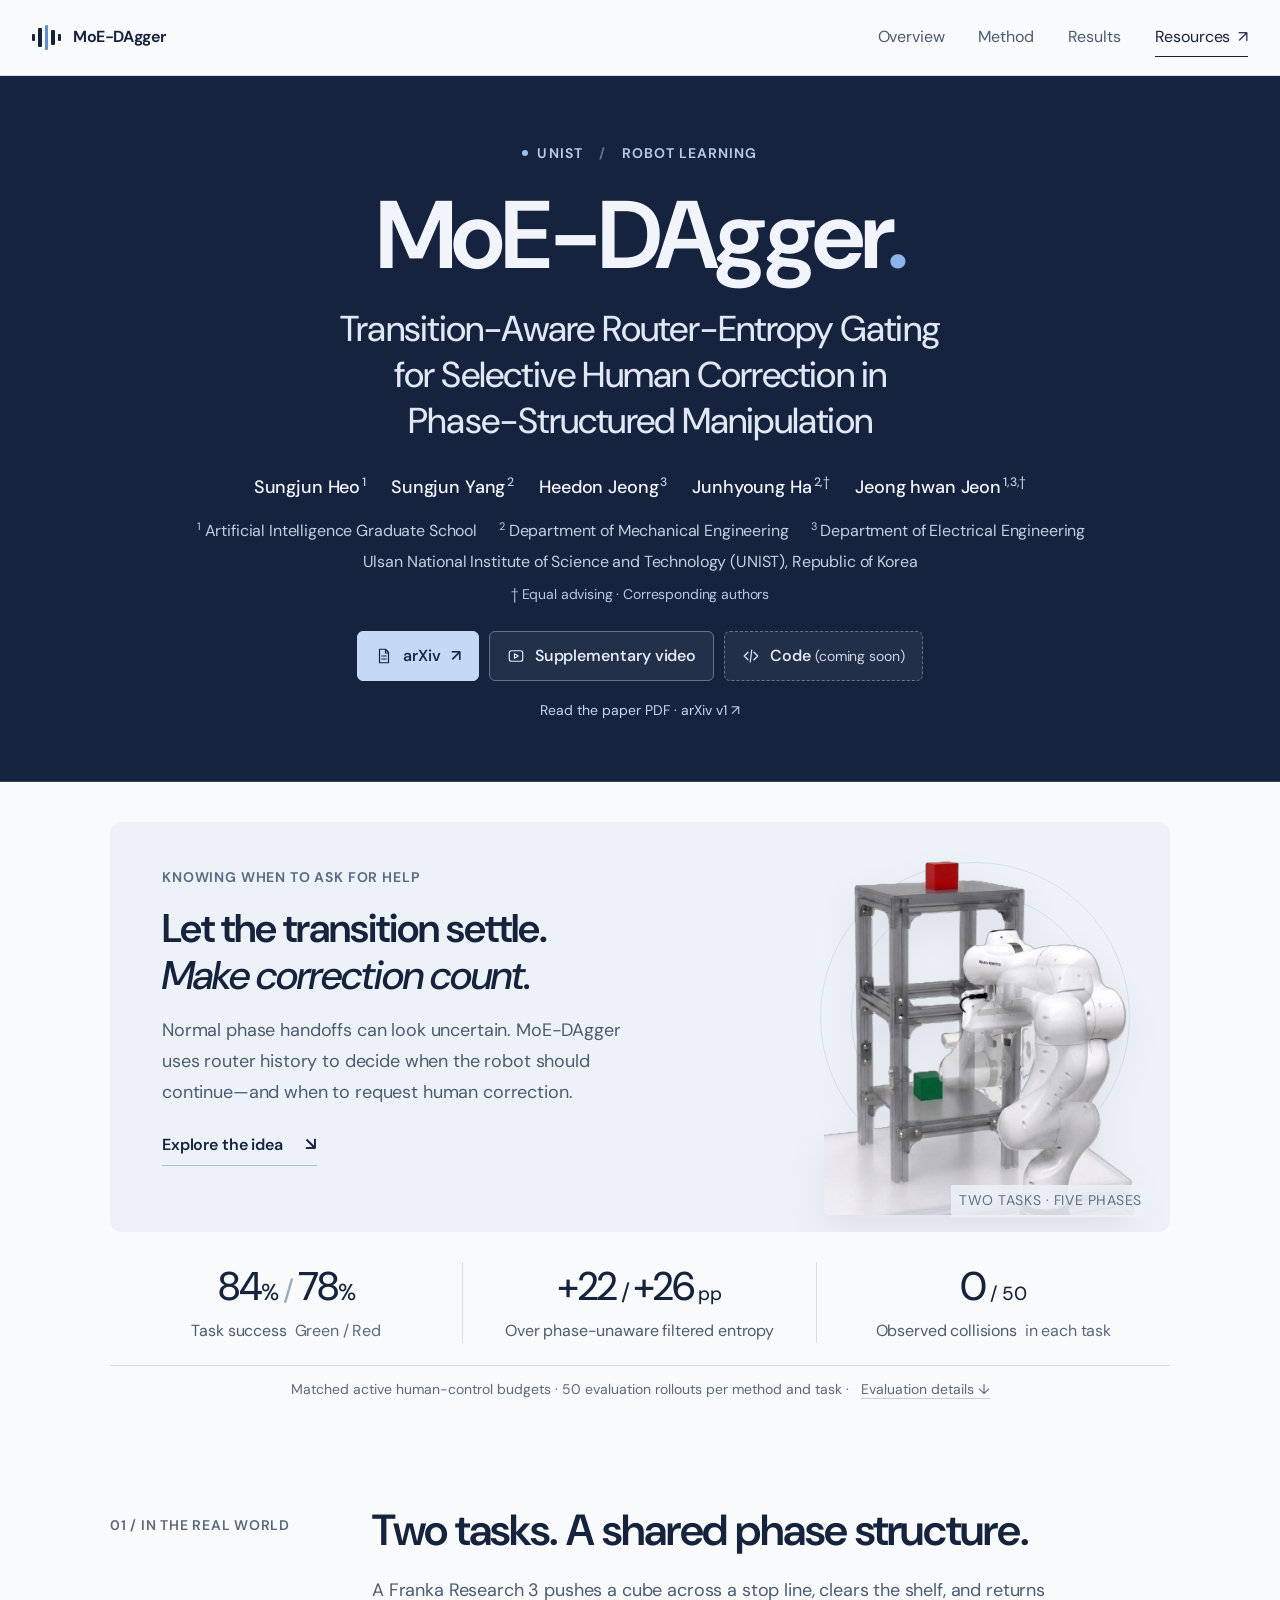
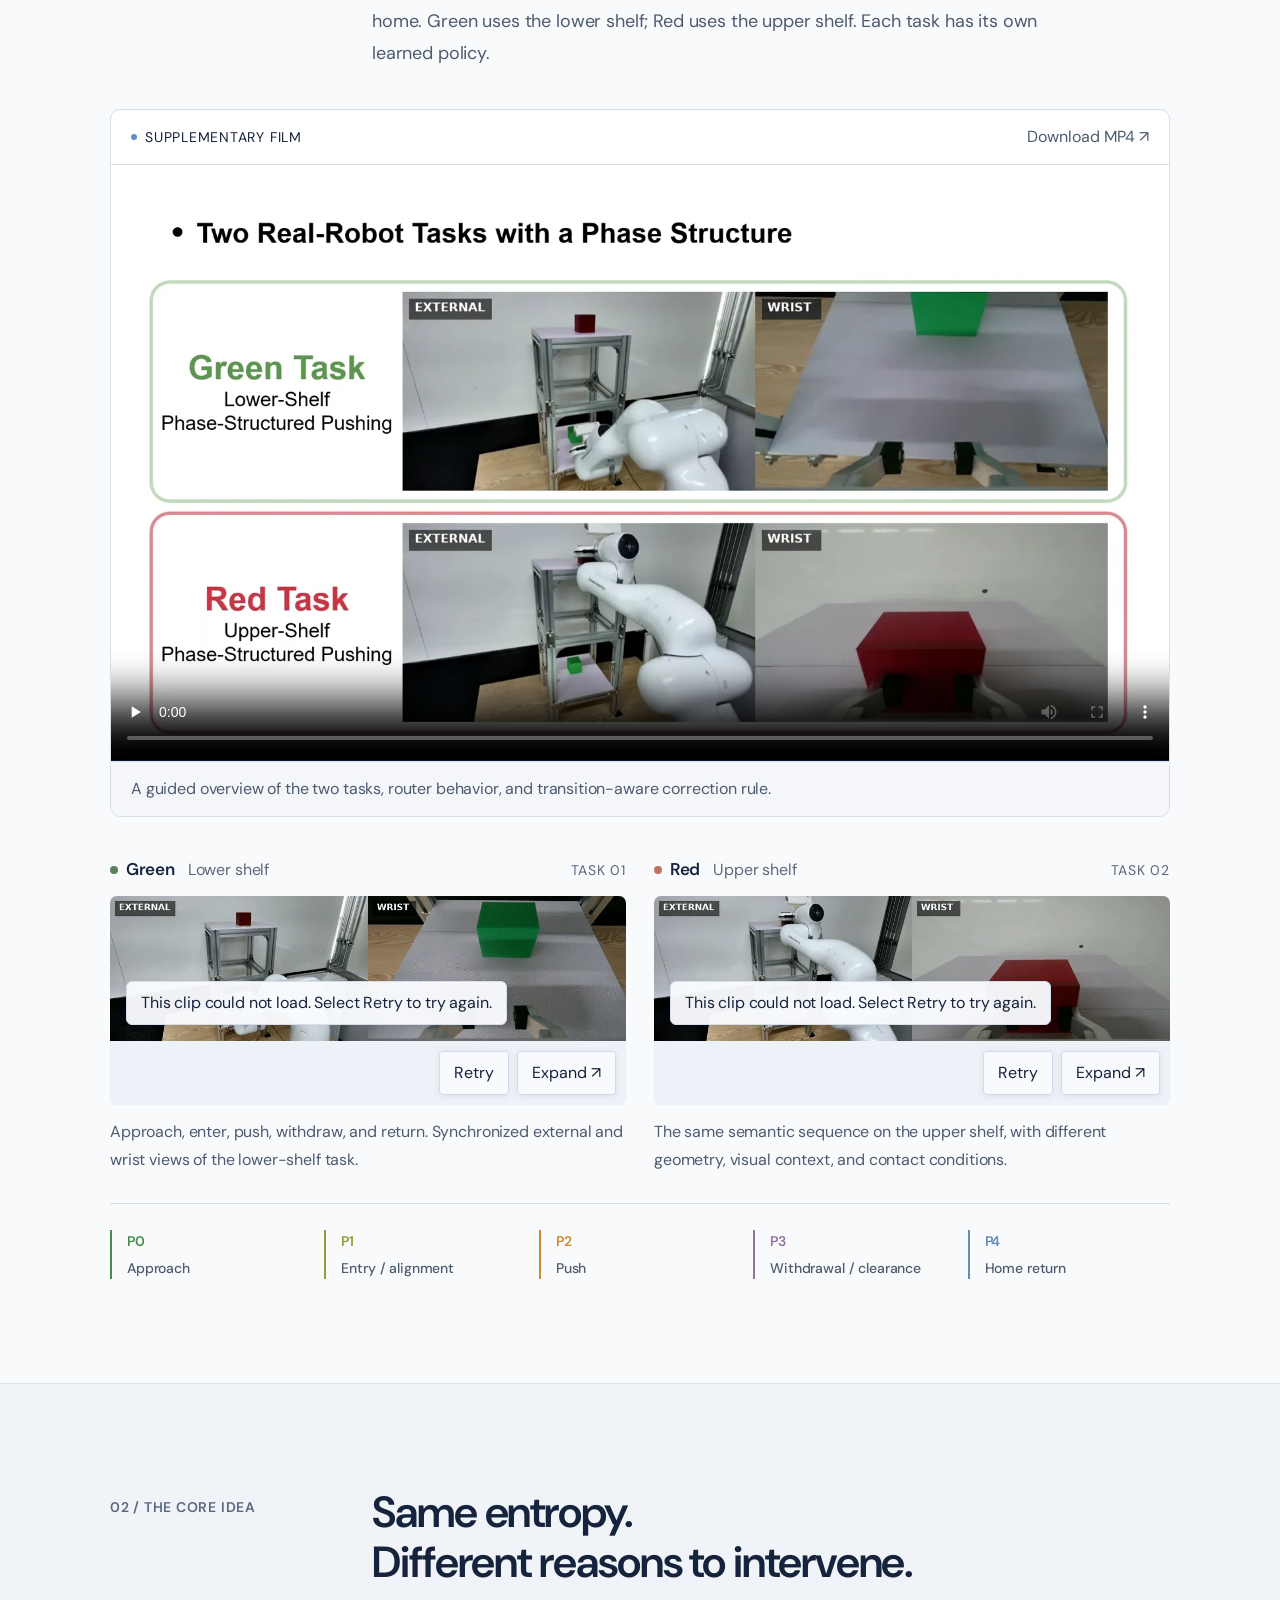
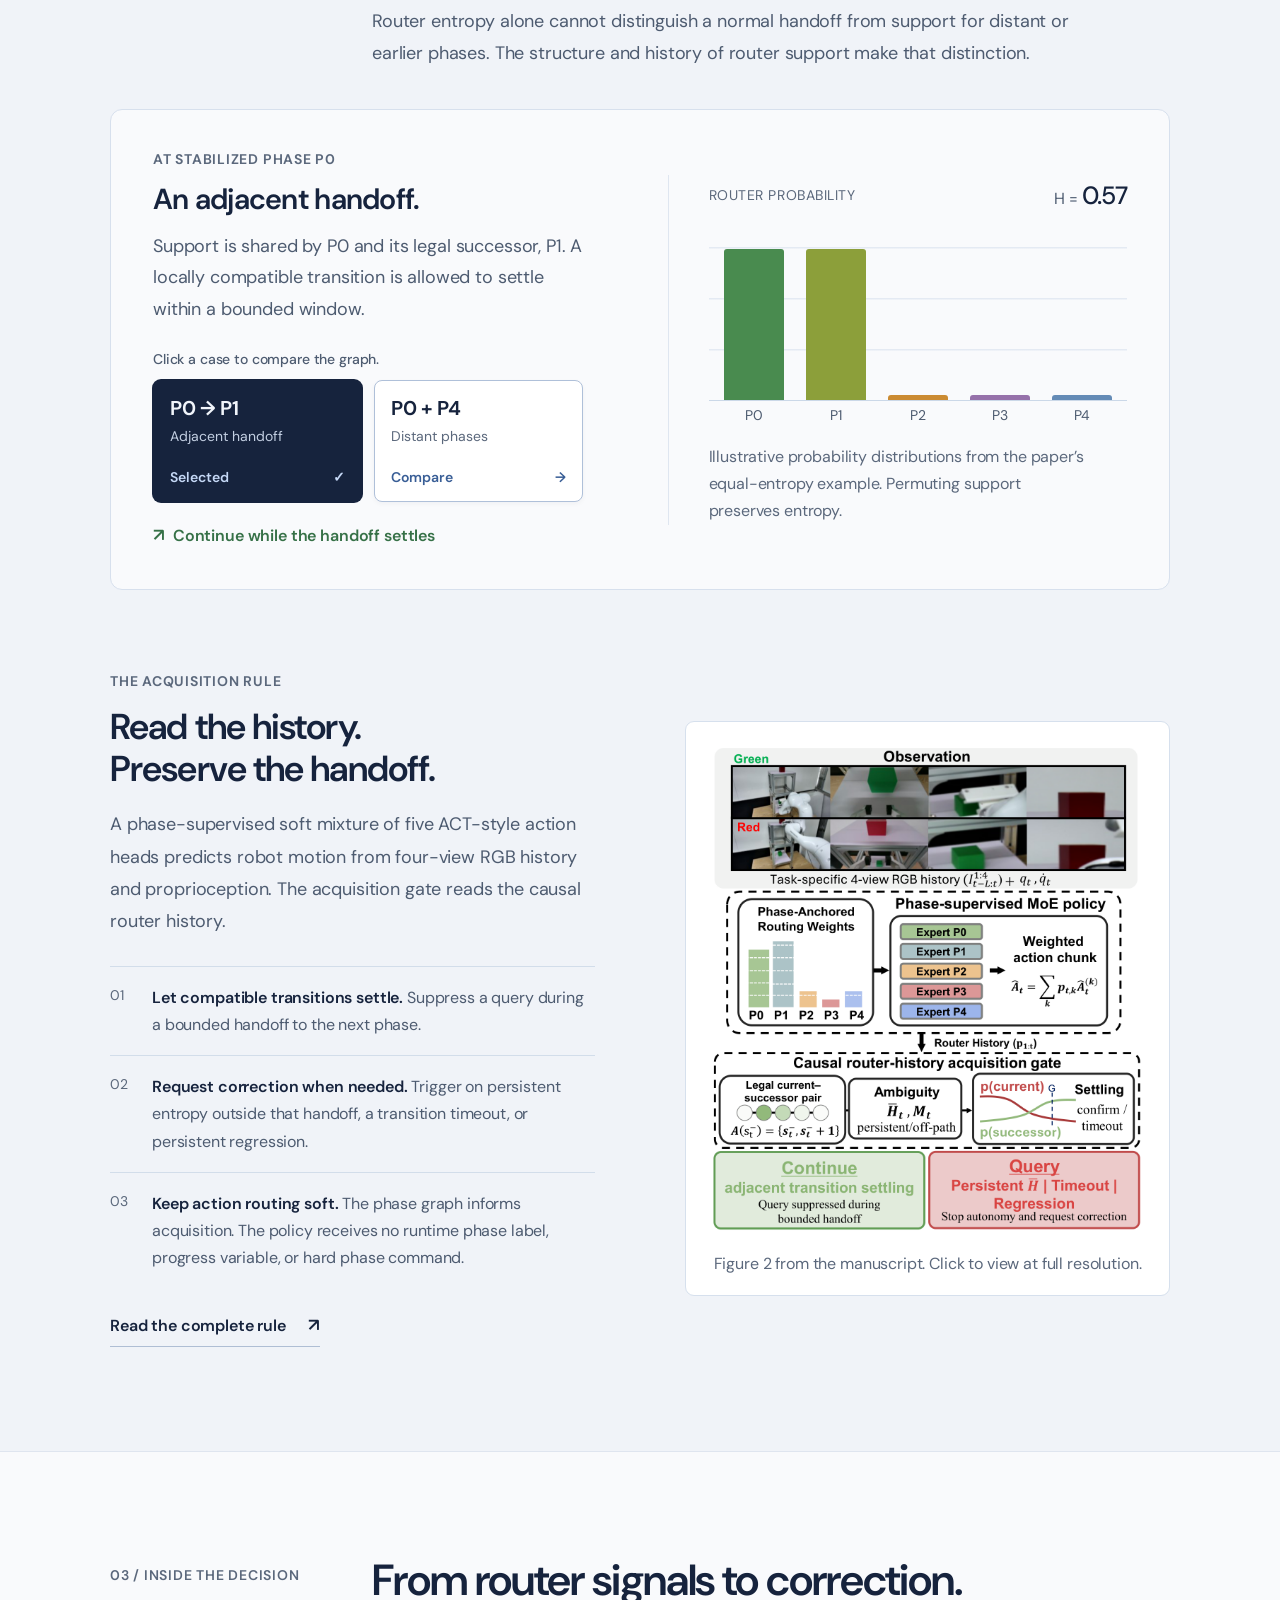
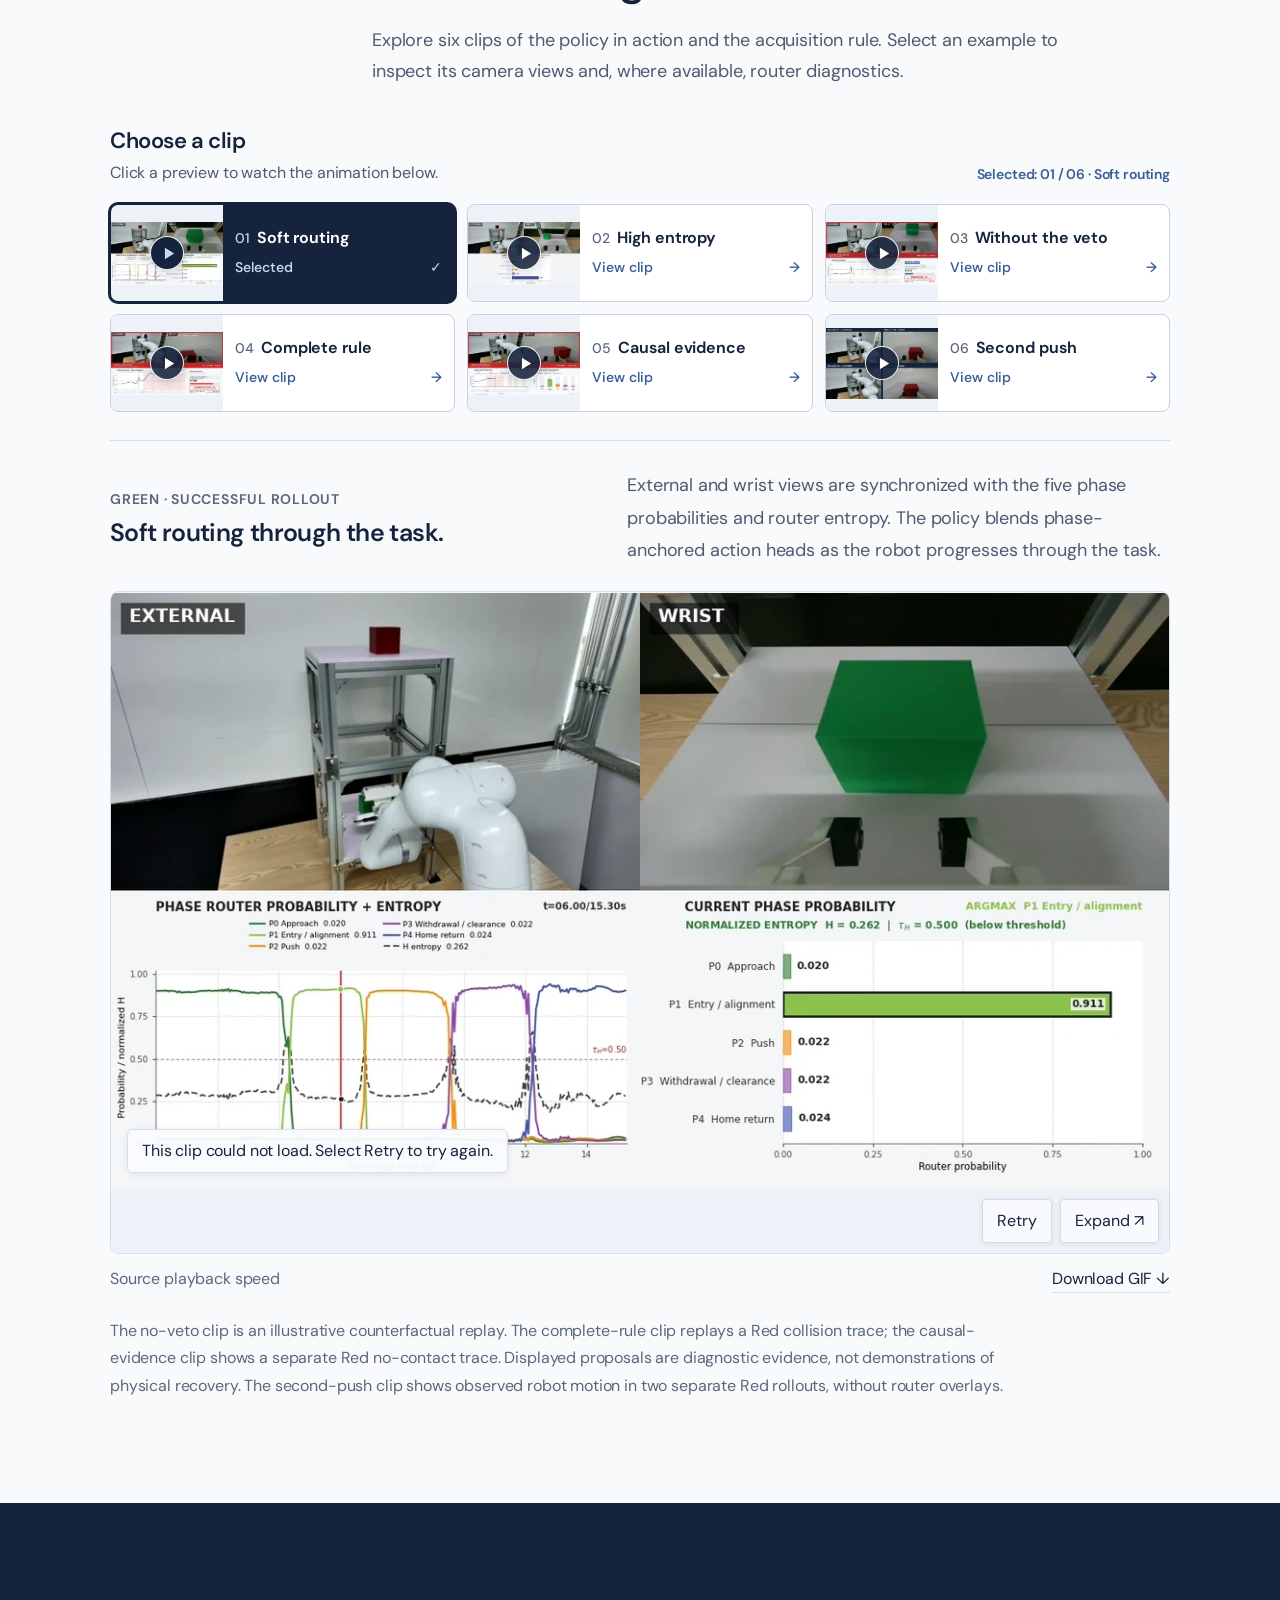
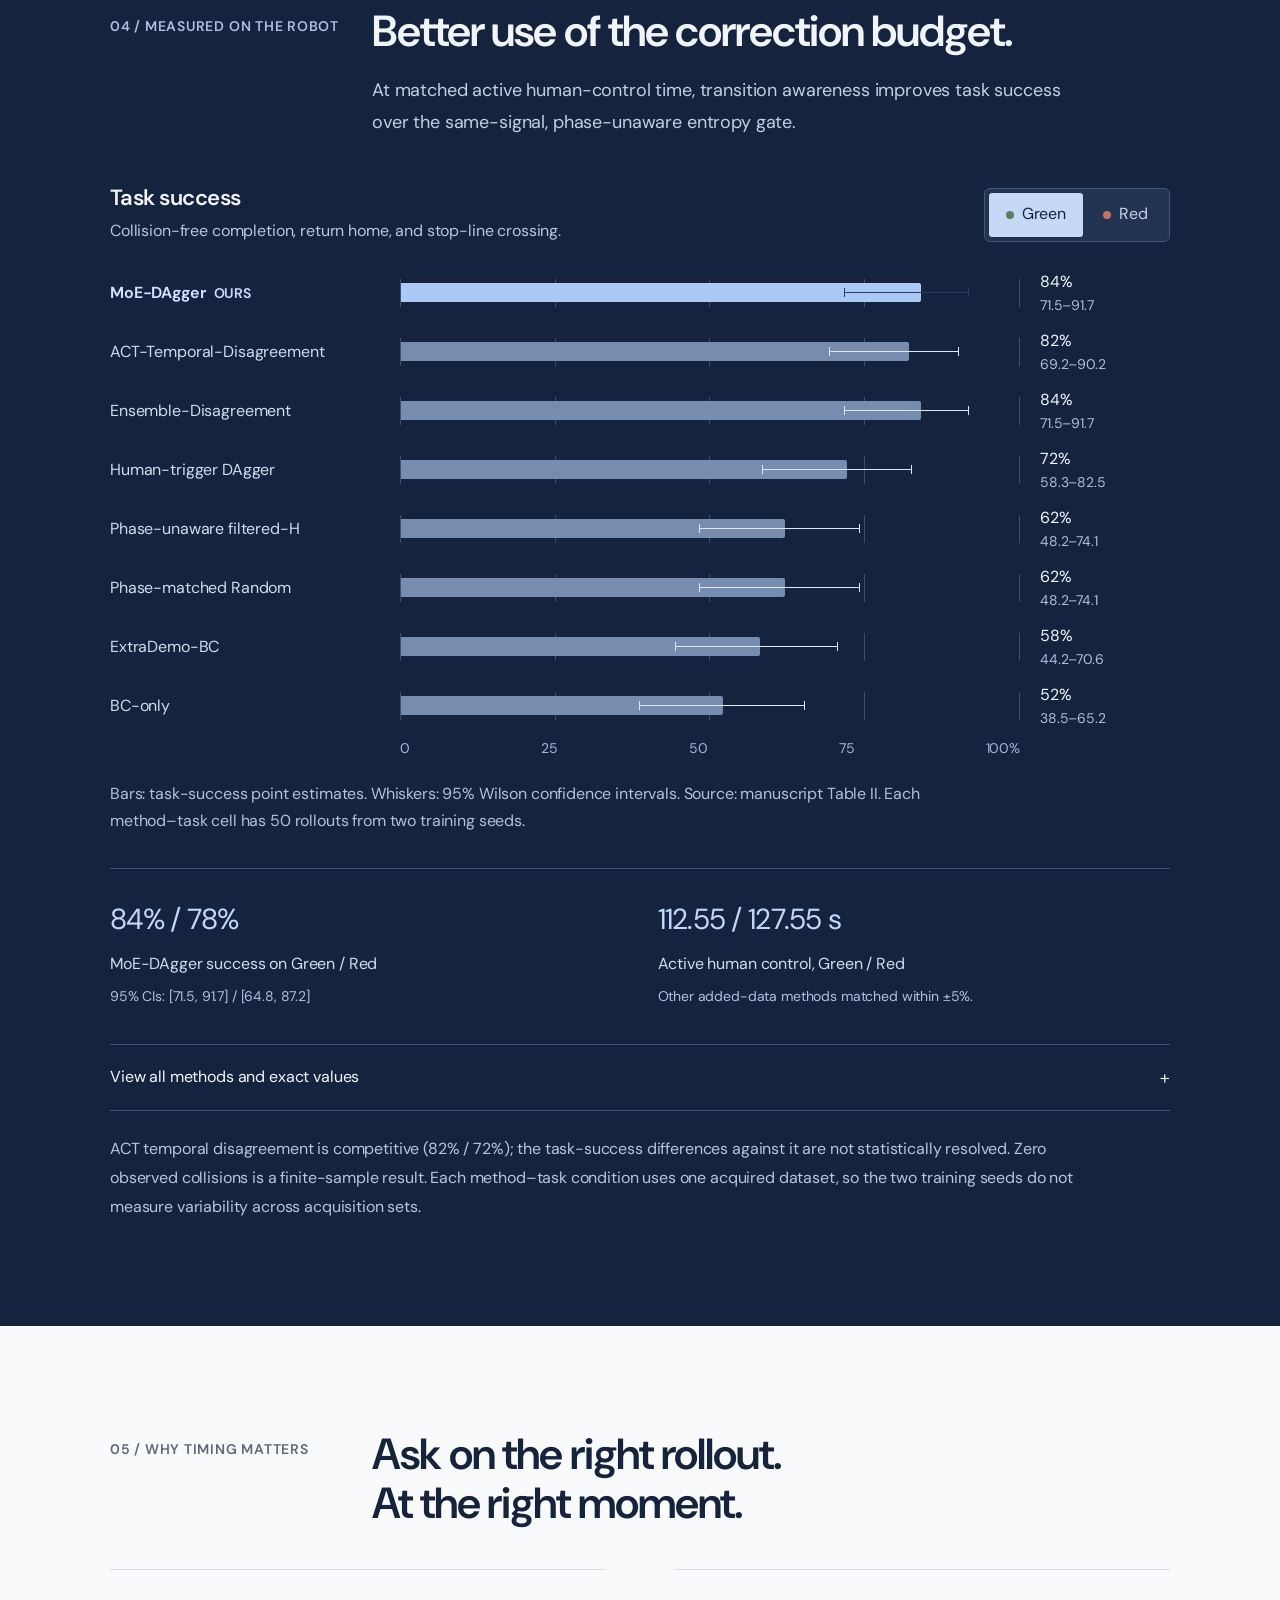
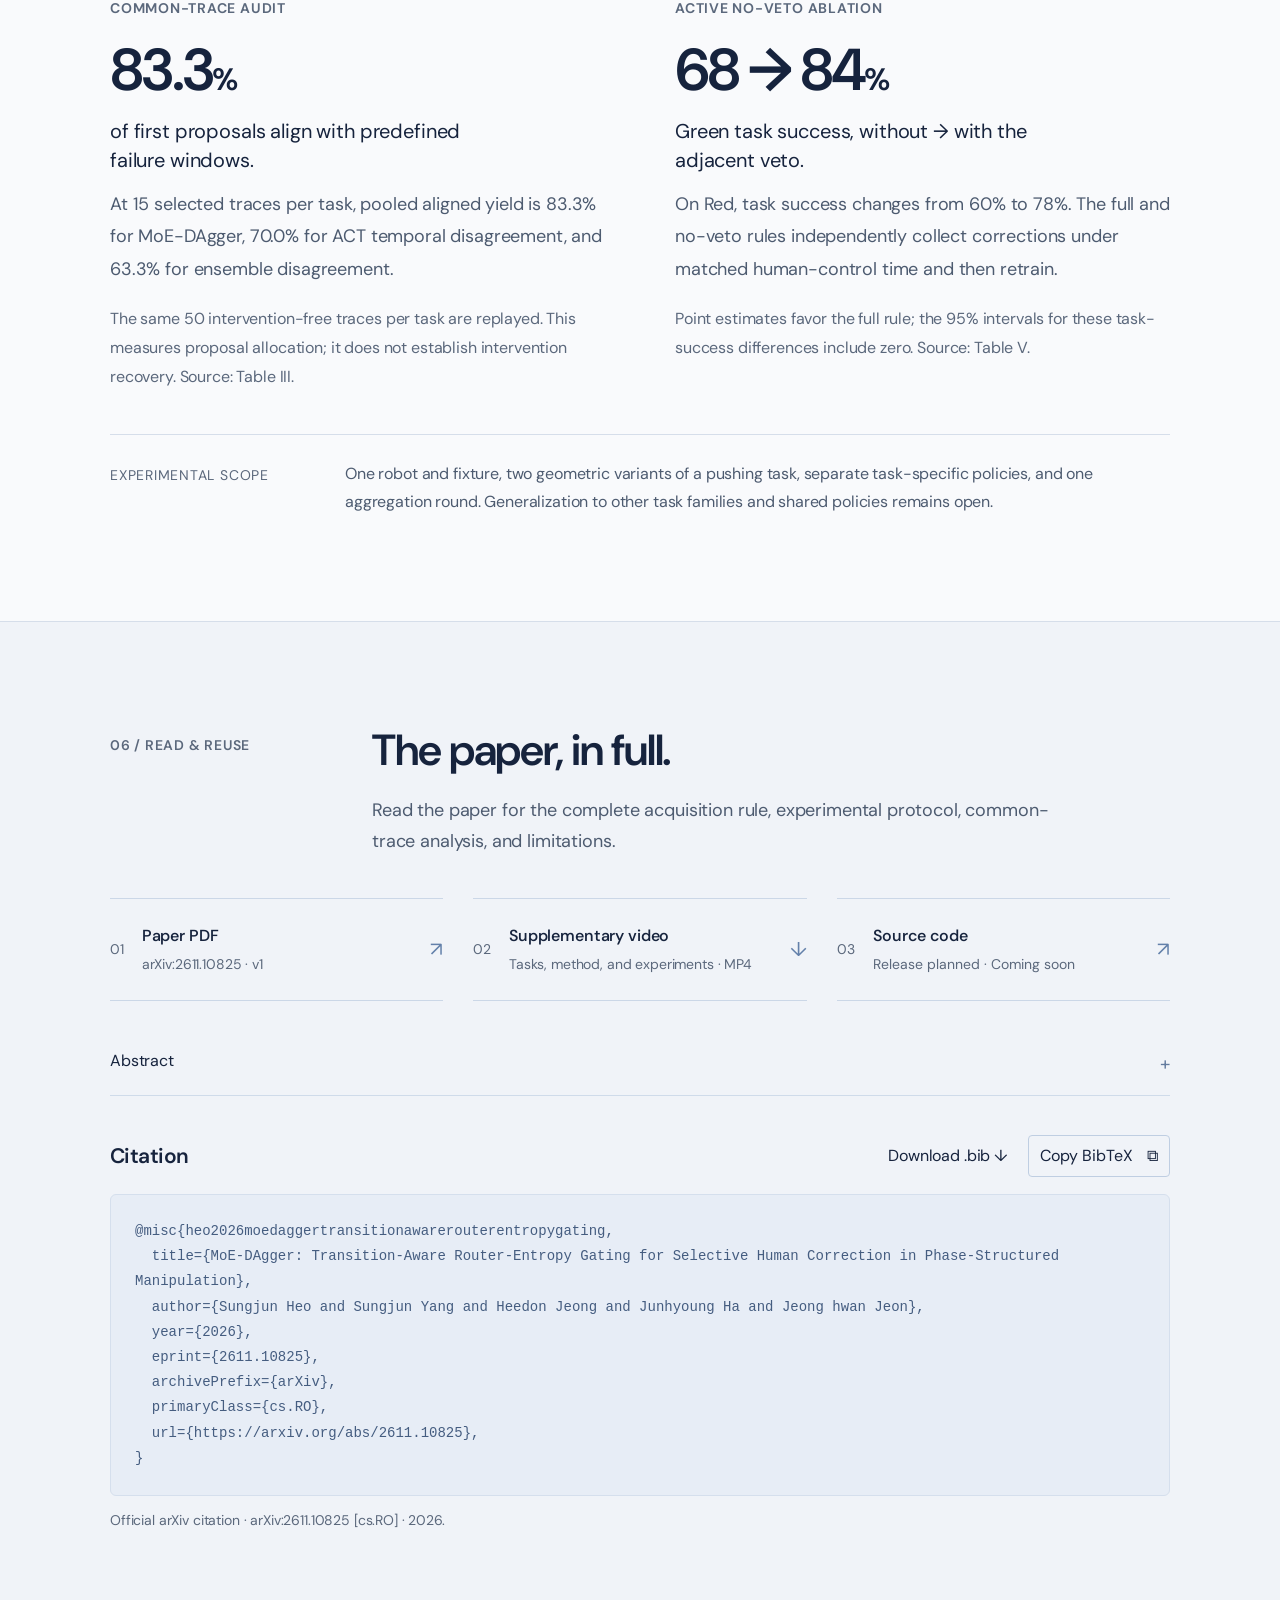
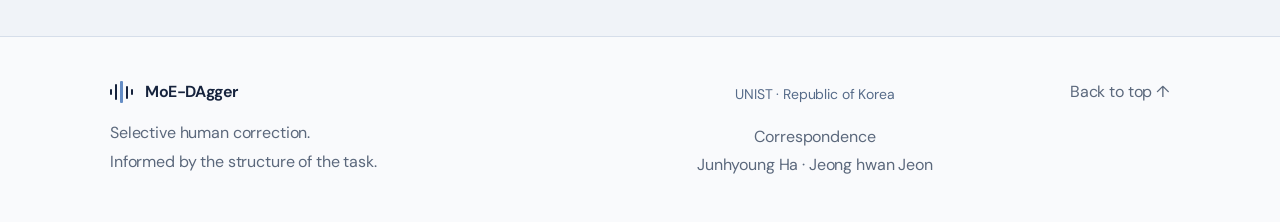
<file: index.html>
<!doctype html>
<html lang="en">
<head>
  <meta charset="utf-8">
  <meta name="viewport" content="width=device-width, initial-scale=1">
  <meta name="theme-color" content="#15233e">
  <title>MoE-DAgger | Transition-Aware Human Correction</title>
  <meta name="description" content="MoE-DAgger uses causal router history to distinguish normal phase transitions from ambiguity that calls for human correction. A real-robot learning project from UNIST.">
  <meta property="og:type" content="website">
  <meta property="og:title" content="MoE-DAgger: Transition-Aware Router-Entropy Gating for Selective Human Correction in Phase-Structured Manipulation">
  <meta property="og:description" content="Transition-aware router-entropy gating for selective human correction in phase-structured manipulation.">
  <meta property="og:url" content="https://SJ824.github.io/MoE-DAgger/">
  <meta property="og:image" content="https://SJ824.github.io/MoE-DAgger/assets/images/social-preview.jpg">
  <meta property="og:image:width" content="1200">
  <meta property="og:image:height" content="630">
  <meta name="twitter:card" content="summary_large_image">
  <meta name="citation_title" content="MoE-DAgger: Transition-Aware Router-Entropy Gating for Selective Human Correction in Phase-Structured Manipulation">
  <meta name="citation_author" content="Heo, Sungjun">
  <meta name="citation_author" content="Yang, Sungjun">
  <meta name="citation_author" content="Jeong, Heedon">
  <meta name="citation_author" content="Ha, Junhyoung">
  <meta name="citation_author" content="Jeon, Jeong hwan">
  <meta name="citation_date" content="2026/11/07">
  <meta name="citation_online_date" content="2026/11/07">
  <meta name="citation_arxiv_id" content="2611.10825">
  <meta name="citation_doi" content="10.48550/arXiv.2611.10825">
  <meta name="citation_pdf_url" content="https://arxiv.org/pdf/2611.10825">
  <link rel="canonical" href="https://SJ824.github.io/MoE-DAgger/">
  <link rel="icon" type="image/svg+xml" href="assets/images/favicon.svg">
  <link rel="preload" href="assets/fonts/dm-sans-variable.woff2" as="font" type="font/woff2" crossorigin>
  <link rel="stylesheet" href="assets/css/style.css?v=8bb92aa5a38d">
  <script src="site-config.js?v=38a0cc88d60a" defer></script>
  <script src="assets/js/data.js?v=8a750fe93153" defer></script>
  <script src="assets/js/main.js?v=d48769545df1" defer></script>
</head>
<body>
  <a class="skip-link" href="#main">Skip to content</a>
  <header class="site-header">
    <div class="nav-shell">
      <a class="brand" href="#top" aria-label="MoE-DAgger home"><span class="brand-symbol" aria-hidden="true"><i></i><i></i><i></i><i></i><i></i></span><span>MoE-DAgger</span></a>
      <button class="menu-toggle" type="button" aria-controls="main-nav" aria-expanded="false">Menu <span aria-hidden="true">+</span></button>
      <nav id="main-nav" aria-label="Main navigation">
        <a href="#overview">Overview</a><a href="#method">Method</a><a href="#results">Results</a><a href="#resources">Resources <span aria-hidden="true">↗</span></a>
      </nav>
    </div>
  </header>
  <main id="main">
    <div class="hero-band">
    <section class="hero section-wrap" id="top" aria-labelledby="paper-title">
      <p class="eyebrow"><span class="live-dot" aria-hidden="true"></span> UNIST <span class="eyebrow-divider">/</span> ROBOT LEARNING</p>
      <h1 id="paper-title"><span class="project-name">MoE-DAgger<span class="title-period">.</span></span><span class="paper-subtitle">Transition-Aware Router-Entropy Gating<br class="desktop-break"> for Selective Human Correction in<br class="desktop-break"> Phase-Structured Manipulation</span></h1>
      <div class="authors" aria-label="Authors">
        <span>Sungjun Heo<sup>1</sup></span><span>Sungjun Yang<sup>2</sup></span><span>Heedon Jeong<sup>3</sup></span><span>Junhyoung Ha<sup>2,†</sup></span><span>Jeong hwan Jeon<sup>1,3,†</sup></span>
      </div>
      <div class="affiliations"><span><sup>1</sup> Artificial Intelligence Graduate School</span><span><sup>2</sup> Department of Mechanical Engineering</span><span><sup>3</sup> Department of Electrical Engineering</span></div>
      <p class="institution">Ulsan National Institute of Science and Technology (UNIST), Republic of Korea</p>
      <p class="advising">† Equal advising · Corresponding authors</p>
      <div class="resource-badges" aria-label="Project links">
        <a class="badge badge-primary" id="arxiv-resource" href="https://arxiv.org/abs/2611.10825" target="_blank" rel="noopener noreferrer"><svg viewBox="0 0 24 24" aria-hidden="true"><path d="M6 3h8l4 4v14H6zM14 3v5h4M9 12h6M9 16h6"/></svg><span>arXiv</span><span aria-hidden="true">↗</span></a>
        <a class="badge" href="#video"><svg viewBox="0 0 24 24" aria-hidden="true"><rect x="3" y="5" width="18" height="14" rx="3"/><path d="m10 9 5 3-5 3z"/></svg>Supplementary video</a>
        <button class="badge badge-muted" id="code-resource" type="button" aria-haspopup="dialog"><svg viewBox="0 0 24 24" aria-hidden="true"><path d="m8 7-5 5 5 5m8-10 5 5-5 5m-3-13-2 16"/></svg><span>Code <small id="code-status">(coming soon)</small></span></button>
      </div>
      <p class="preprint-link"><a href="assets/paper/moe-dagger.pdf?v=2611.10825v1" target="_blank" rel="noopener">Read the paper PDF · arXiv v1 <span aria-hidden="true">↗</span></a></p>
    </section>
    </div>

    <section class="feature-band section-wrap" aria-label="Research at a glance">
      <div class="feature-copy"><p class="eyebrow">KNOWING WHEN TO ASK FOR HELP</p><h2>Let the transition settle.<br><em>Make correction count.</em></h2><p>Normal phase handoffs can look uncertain. MoE-DAgger uses router history to decide when the robot should continue—and when to request human correction.</p><a class="text-link" href="#method">Explore the idea <span aria-hidden="true">↘</span></a></div>
      <div class="robot-scene"><div class="scene-orbit" aria-hidden="true"></div><img src="assets/images/robot-fixture.webp" alt="Franka Research 3 robot beside the two-level fixture, with a green cube on the lower shelf and a red cube on the upper shelf." width="739" height="900" fetchpriority="high"><span class="scene-note">TWO TASKS · FIVE PHASES</span></div>
    </section>
    <div class="metrics-strip section-wrap" aria-label="Main results">
      <div><span class="metric-number">84<span>%</span><span class="metric-separator"> / </span>78<span>%</span></span><p>Task success <span>Green / Red</span></p></div>
      <div><span class="metric-number">+22<span> / </span>+26<span class="metric-unit"> pp</span></span><p>Over phase-unaware filtered entropy</p></div>
      <div><span class="metric-number">0<span class="metric-unit"> / 50</span></span><p>Observed collisions <span>in each task</span></p></div>
    </div>
    <p class="metric-note section-wrap">Matched active human-control budgets · 50 evaluation rollouts per method and task · <a href="#results">Evaluation details ↓</a></p>

    <section id="overview" class="section-wrap content-section" aria-labelledby="overview-title">
      <div class="section-heading"><p class="section-index">01 / IN THE REAL WORLD</p><div><h2 id="overview-title">Two tasks. A shared phase structure.</h2><p>A Franka Research 3 pushes a cube across a stop line, clears the shelf, and returns home. Green uses the lower shelf; Red uses the upper shelf. Each task has its own learned policy.</p></div></div>
      <div class="film" id="video">
        <div class="media-topline"><span><span class="live-dot" aria-hidden="true"></span> SUPPLEMENTARY FILM</span><a href="assets/videos/supplementary.mp4" download="MoE-DAgger-supplementary.mp4">Download MP4 <span aria-hidden="true">↗</span></a></div>
        <div class="film-screen"><video id="supplementary-video" controls playsinline preload="none" poster="assets/images/supplementary-poster.webp" aria-label="MoE-DAgger supplementary video: tasks, method, and robot experiments"><source src="assets/videos/supplementary.mp4" type="video/mp4">Your browser does not support embedded video. <a href="assets/videos/supplementary.mp4">Download the video.</a></video></div>
        <p class="media-caption">A guided overview of the two tasks, router behavior, and transition-aware correction rule.</p>
      </div>
      <div class="task-grid">
        <figure class="task-panel">
          <div class="task-title"><div><span class="task-dot green" aria-hidden="true"></span><h3>Green</h3><span>Lower shelf</span></div><span class="task-number">TASK 01</span></div>
          <div class="gif-frame" data-animation><video poster="assets/images/tasks-green.webp" data-gif="assets/gifs/tasks-green.gif" data-src="assets/videos/clips/tasks-green.mp4" aria-label="Green task demonstration, showing synchronized external and wrist camera views." width="960" height="270" preload="none" muted loop playsinline></video><div class="media-controls"><button type="button" data-toggle-animation aria-label="Play Green task animation">Play clip</button><button type="button" data-expand data-title="Green · lower-shelf task" aria-label="Enlarge Green task animation">Expand ↗</button></div></div>
          <figcaption>Approach, enter, push, withdraw, and return. Synchronized external and wrist views of the lower-shelf task.</figcaption>
        </figure>
        <figure class="task-panel">
          <div class="task-title"><div><span class="task-dot red" aria-hidden="true"></span><h3>Red</h3><span>Upper shelf</span></div><span class="task-number">TASK 02</span></div>
          <div class="gif-frame" data-animation><video poster="assets/images/tasks-red.webp" data-gif="assets/gifs/tasks-red.gif" data-src="assets/videos/clips/tasks-red.mp4" aria-label="Red task demonstration, showing synchronized external and wrist camera views." width="960" height="270" preload="none" muted loop playsinline></video><div class="media-controls"><button type="button" data-toggle-animation aria-label="Play Red task animation">Play clip</button><button type="button" data-expand data-title="Red · upper-shelf task" aria-label="Enlarge Red task animation">Expand ↗</button></div></div>
          <figcaption>The same semantic sequence on the upper shelf, with different geometry, visual context, and contact conditions.</figcaption>
        </figure>
      </div>
      <ol class="phase-sequence" aria-label="Ordered task phases">
        <li style="--phase:#498b4f"><span>P0</span><strong>Approach</strong></li><li style="--phase:#8c9f3a"><span>P1</span><strong>Entry / alignment</strong></li><li style="--phase:#cb8b32"><span>P2</span><strong>Push</strong></li><li style="--phase:#9671aa"><span>P3</span><strong>Withdrawal / clearance</strong></li><li style="--phase:#648bb6"><span>P4</span><strong>Home return</strong></li>
      </ol>
    </section>

    <section id="method" class="method-section" aria-labelledby="method-title">
      <div class="section-wrap content-section">
        <div class="section-heading"><p class="section-index">02 / THE CORE IDEA</p><div><h2 id="method-title">Same entropy.<br>Different reasons to intervene.</h2><p>Router entropy alone cannot distinguish a normal handoff from support for distant or earlier phases. The structure and history of router support make that distinction.</p></div></div>
        <div class="entropy-demo">
          <div class="entropy-explanation"><p class="eyebrow">AT STABILIZED PHASE P0</p><h3 id="entropy-title">An adjacent handoff.</h3><p id="entropy-description">Support is shared by P0 and its legal successor, P1. A locally compatible transition is allowed to settle within a bounded window.</p><div class="entropy-picker">
              <p class="entropy-picker-hint" id="entropy-picker-hint">Click a case to compare the graph.</p>
              <div class="entropy-switch" role="group" aria-label="Compare equal-entropy distributions" aria-describedby="entropy-picker-hint">
                <button type="button" data-entropy="adjacent" aria-pressed="true" aria-label="P0 to P1: adjacent handoff" aria-controls="entropy-title entropy-description entropy-decision probability-bars">
                  <strong>P0 → P1</strong><span class="entropy-choice-label">Adjacent handoff</span>
                  <span class="entropy-choice-action"><span data-entropy-action>Selected</span><span data-entropy-indicator aria-hidden="true">✓</span></span>
                </button>
                <button type="button" data-entropy="nonlocal" aria-pressed="false" aria-label="P0 plus P4: distant phases" aria-controls="entropy-title entropy-description entropy-decision probability-bars">
                  <strong>P0 + P4</strong><span class="entropy-choice-label">Distant phases</span>
                  <span class="entropy-choice-action"><span data-entropy-action>Compare</span><span data-entropy-indicator aria-hidden="true">→</span></span>
                </button>
              </div>
            </div><p class="decision" id="entropy-decision" role="status" aria-live="polite" aria-atomic="true"><span aria-hidden="true">↗</span> Continue while the handoff settles</p></div>
          <div class="entropy-plot" role="img" aria-label="Illustrative adjacent phase distribution with normalized entropy 0.57"><div class="plot-topline"><span>ROUTER PROBABILITY</span><span class="entropy-value">H = <strong>0.57</strong></span></div><div class="probability-bars" id="probability-bars"><div><i style="--bar-height:95%;--bar-color:#498b4f"></i><span>P0</span></div><div><i style="--bar-height:95%;--bar-color:#8c9f3a"></i><span>P1</span></div><div><i style="--bar-height:3.333%;--bar-color:#cb8b32"></i><span>P2</span></div><div><i style="--bar-height:3.333%;--bar-color:#9671aa"></i><span>P3</span></div><div><i style="--bar-height:3.333%;--bar-color:#648bb6"></i><span>P4</span></div></div><p class="plot-note">Illustrative probability distributions from the paper’s equal-entropy example. Permuting support preserves entropy.</p></div>
        </div>
        <div class="architecture">
          <div class="architecture-copy"><p class="eyebrow">THE ACQUISITION RULE</p><h3>Read the history.<br>Preserve the handoff.</h3><p>A phase-supervised soft mixture of five ACT-style action heads predicts robot motion from four-view RGB history and proprioception. The acquisition gate reads the causal router history.</p><div class="rule-list"><div><span>01</span><p><strong>Let compatible transitions settle.</strong> Suppress a query during a bounded handoff to the next phase.</p></div><div><span>02</span><p><strong>Request correction when needed.</strong> Trigger on persistent entropy outside that handoff, a transition timeout, or persistent regression.</p></div><div><span>03</span><p><strong>Keep action routing soft.</strong> The phase graph informs acquisition. The policy receives no runtime phase label, progress variable, or hard phase command.</p></div></div><a class="text-link" href="assets/paper/moe-dagger.pdf?v=2611.10825v1#page=3" target="_blank" rel="noopener">Read the complete rule <span aria-hidden="true">↗</span></a></div>
          <figure class="architecture-figure"><a href="assets/images/architecture.png" target="_blank" rel="noopener" aria-label="Open the full-resolution architecture figure"><img src="assets/images/architecture.png" alt="MoE-DAgger architecture: four-view observations and proprioception feed a soft mixture of phase-anchored experts, while a separate causal router-history gate chooses whether to continue or query." width="1030" height="1150" loading="lazy"></a><figcaption>Figure 2 from the manuscript. Click to view at full resolution.</figcaption></figure>
        </div>
      </div>
    </section>

    <section class="section-wrap content-section" id="examples" aria-labelledby="examples-title">
      <div class="section-heading"><p class="section-index">03 / INSIDE THE DECISION</p><div><h2 id="examples-title">From router signals to correction.</h2><p>Explore six clips of the policy in action and the acquisition rule. Select an example to inspect its camera views and, where available, router diagnostics.</p></div></div>
      <div class="demo-picker-heading">
        <div><h3>Choose a clip</h3><p id="demo-picker-hint">Click a preview to watch the animation below.</p></div>
        <p class="demo-selection" id="demo-selection" role="status" aria-live="polite" aria-atomic="true">Selected: 01 / 06 · Soft routing</p>
      </div>
      <div class="demo-tabs" role="tablist" aria-label="Choose a robot clip" aria-describedby="demo-picker-hint">
        <button type="button" id="tab-routing" role="tab" aria-label="01 Soft routing" aria-selected="true" aria-controls="demo-panel" tabindex="0" data-demo="routing">
          <span class="demo-thumbnail" aria-hidden="true"><img src="assets/images/router-probabilities.webp" alt="" width="320" height="180" loading="lazy"><span class="demo-play"><svg viewBox="0 0 24 24"><path d="M7 4v16l13-8z"/></svg></span></span>
          <span class="demo-card-copy"><span class="demo-card-title"><span>01</span>Soft routing</span><span class="demo-card-action"><span data-demo-action>Selected</span><span data-demo-indicator aria-hidden="true">✓</span></span></span>
        </button>
        <button type="button" id="tab-entropy" role="tab" aria-label="02 High entropy" aria-selected="false" aria-controls="demo-panel" tabindex="-1" data-demo="entropy">
          <span class="demo-thumbnail" aria-hidden="true"><img src="assets/images/high-entropy.webp" alt="" width="320" height="180" loading="lazy"><span class="demo-play"><svg viewBox="0 0 24 24"><path d="M7 4v16l13-8z"/></svg></span></span>
          <span class="demo-card-copy"><span class="demo-card-title"><span>02</span>High entropy</span><span class="demo-card-action"><span data-demo-action>View clip</span><span data-demo-indicator aria-hidden="true">→</span></span></span>
        </button>
        <button type="button" id="tab-without" role="tab" aria-label="03 Without the veto" aria-selected="false" aria-controls="demo-panel" tabindex="-1" data-demo="without">
          <span class="demo-thumbnail" aria-hidden="true"><img src="assets/images/without-veto.webp" alt="" width="320" height="180" loading="lazy"><span class="demo-play"><svg viewBox="0 0 24 24"><path d="M7 4v16l13-8z"/></svg></span></span>
          <span class="demo-card-copy"><span class="demo-card-title"><span>03</span>Without the veto</span><span class="demo-card-action"><span data-demo-action>View clip</span><span data-demo-indicator aria-hidden="true">→</span></span></span>
        </button>
        <button type="button" id="tab-complete" role="tab" aria-label="04 Complete rule" aria-selected="false" aria-controls="demo-panel" tabindex="-1" data-demo="complete">
          <span class="demo-thumbnail" aria-hidden="true"><img src="assets/images/complete-rule.webp" alt="" width="320" height="180" loading="lazy"><span class="demo-play"><svg viewBox="0 0 24 24"><path d="M7 4v16l13-8z"/></svg></span></span>
          <span class="demo-card-copy"><span class="demo-card-title"><span>04</span>Complete rule</span><span class="demo-card-action"><span data-demo-action>View clip</span><span data-demo-indicator aria-hidden="true">→</span></span></span>
        </button>
        <button type="button" id="tab-causal" role="tab" aria-label="05 Causal evidence" aria-selected="false" aria-controls="demo-panel" tabindex="-1" data-demo="causal">
          <span class="demo-thumbnail" aria-hidden="true"><img src="assets/images/causal-entropy.webp" alt="" width="320" height="180" loading="lazy"><span class="demo-play"><svg viewBox="0 0 24 24"><path d="M7 4v16l13-8z"/></svg></span></span>
          <span class="demo-card-copy"><span class="demo-card-title"><span>05</span>Causal evidence</span><span class="demo-card-action"><span data-demo-action>View clip</span><span data-demo-indicator aria-hidden="true">→</span></span></span>
        </button>
        <button type="button" id="tab-retry" role="tab" aria-label="06 Second push" aria-selected="false" aria-controls="demo-panel" tabindex="-1" data-demo="retry">
          <span class="demo-thumbnail demo-thumbnail-comparison" aria-hidden="true"><img src="assets/images/red-second-push.webp" alt="" width="1100" height="700" loading="lazy"><span class="demo-play"><svg viewBox="0 0 24 24"><path d="M7 4v16l13-8z"/></svg></span></span>
          <span class="demo-card-copy"><span class="demo-card-title"><span>06</span>Second push</span><span class="demo-card-action"><span data-demo-action>View clip</span><span data-demo-indicator aria-hidden="true">→</span></span></span>
        </button>
      </div>
      <div class="demo-panel" id="demo-panel" role="tabpanel" aria-labelledby="tab-routing" tabindex="0">
        <div class="demo-text"><div><p class="eyebrow" id="demo-type">GREEN · SUCCESSFUL ROLLOUT</p><h3 id="demo-title">Soft routing through the task.</h3></div><p id="demo-description">External and wrist views are synchronized with the five phase probabilities and router entropy. The policy blends phase-anchored action heads as the robot progresses through the task.</p></div>
        <div class="gif-frame demo-animation" data-animation><video id="demo-video" poster="assets/images/router-probabilities.webp" data-gif="assets/gifs/router-probabilities.gif" data-src="assets/videos/clips/router-probabilities.mp4" aria-label="Successful Green rollout with synchronized camera views, router probabilities, and entropy." width="1100" height="620" preload="none" muted loop playsinline></video><div class="media-controls"><button type="button" data-toggle-animation aria-label="Play robot example">Play clip</button><button type="button" data-expand data-title="Soft routing through the task" aria-label="Enlarge robot example">Expand ↗</button></div></div>
        <div class="demo-bottom"><span id="demo-speed">Source playback speed</span><a id="demo-download" href="assets/gifs/router-probabilities.gif" download>Download GIF <span aria-hidden="true">↓</span></a></div>
      </div>
      <p class="section-footnote">The no-veto clip is an illustrative counterfactual replay. The complete-rule clip replays a Red collision trace; the causal-evidence clip shows a separate Red no-contact trace. Displayed proposals are diagnostic evidence, not demonstrations of physical recovery. The second-push clip shows observed robot motion in two separate Red rollouts, without router overlays.</p>
    </section>

    <section id="results" class="results-section" aria-labelledby="results-title">
      <div class="section-wrap content-section">
        <div class="section-heading"><p class="section-index">04 / MEASURED ON THE ROBOT</p><div><h2 id="results-title">Better use of the correction budget.</h2><p>At matched active human-control time, transition awareness improves task success over the same-signal, phase-unaware entropy gate.</p></div></div>
        <div class="result-heading"><div><h3>Task success</h3><p>Collision-free completion, return home, and stop-line crossing.</p></div><div class="segmented result-switch" role="group" aria-label="Result task"><button type="button" data-task="0" aria-pressed="true"><span class="task-dot green" aria-hidden="true"></span>Green</button><button type="button" data-task="1" aria-pressed="false"><span class="task-dot red" aria-hidden="true"></span>Red</button></div></div>
        <div class="results-chart" id="results-chart" aria-label="Task success by method, Green task"></div>
        <p class="chart-caption">Bars: task-success point estimates. Whiskers: 95% Wilson confidence intervals. Source: manuscript Table II. Each method–task cell has 50 rollouts from two training seeds.</p>
        <div class="results-insights"><div><span>84% / 78%</span><p>MoE-DAgger success on Green / Red<br><small>95% CIs: [71.5, 91.7] / [64.8, 87.2]</small></p></div><div><span>112.55 / 127.55 s</span><p>Active human control, Green / Red<br><small>Other added-data methods matched within ±5%.</small></p></div></div>
        <details class="results-details"><summary>View all methods and exact values <span aria-hidden="true">+</span></summary><div class="table-scroll" tabindex="0" role="region" aria-label="Full results table"><table id="results-table"><caption>Table II · Green / Red paired values</caption><thead><tr><th scope="col">Method</th><th scope="col">Task success (%)</th><th scope="col">Sequence execution (%)</th><th scope="col">Collision (%)</th><th scope="col">Human control (s)</th></tr></thead><tbody></tbody></table></div></details>
        <p class="results-caveat">ACT temporal disagreement is competitive (82% / 72%); the task-success differences against it are not statistically resolved. Zero observed collisions is a finite-sample result. Each method–task condition uses one acquired dataset, so the two training seeds do not measure variability across acquisition sets.</p>
      </div>
    </section>

    <section class="section-wrap content-section evidence-section" aria-labelledby="evidence-title">
      <div class="section-heading"><p class="section-index">05 / WHY TIMING MATTERS</p><div><h2 id="evidence-title">Ask on the right rollout.<br>At the right moment.</h2></div></div>
      <div class="evidence-grid"><article><p class="eyebrow">COMMON-TRACE AUDIT</p><h3>83.3<span>%</span></h3><p class="evidence-lead">of first proposals align with predefined failure windows.</p><p>At 15 selected traces per task, pooled aligned yield is 83.3% for MoE-DAgger, 70.0% for ACT temporal disagreement, and 63.3% for ensemble disagreement.</p><p class="evidence-note">The same 50 intervention-free traces per task are replayed. This measures proposal allocation; it does not establish intervention recovery. Source: Table III.</p></article><article><p class="eyebrow">ACTIVE NO-VETO ABLATION</p><h3>68 → 84<span>%</span></h3><p class="evidence-lead">Green task success, without → with the adjacent veto.</p><p>On Red, task success changes from 60% to 78%. The full and no-veto rules independently collect corrections under matched human-control time and then retrain.</p><p class="evidence-note">Point estimates favor the full rule; the 95% intervals for these task-success differences include zero. Source: Table V.</p></article></div>
      <div class="scope-note"><span>EXPERIMENTAL SCOPE</span><p>One robot and fixture, two geometric variants of a pushing task, separate task-specific policies, and one aggregation round. Generalization to other task families and shared policies remains open.</p></div>
    </section>

    <section id="resources" class="resources-section" aria-labelledby="resources-title"><div class="section-wrap content-section">
      <div class="section-heading"><p class="section-index">06 / READ & REUSE</p><div><h2 id="resources-title">The paper, in full.</h2><p>Read the paper for the complete acquisition rule, experimental protocol, common-trace analysis, and limitations.</p></div></div>
      <div class="resource-links"><a href="assets/paper/moe-dagger.pdf?v=2611.10825v1" target="_blank" rel="noopener"><span>01</span><div><strong>Paper PDF</strong><small>arXiv:2611.10825 · v1</small></div><span aria-hidden="true">↗</span></a><a href="assets/videos/supplementary.mp4" download="MoE-DAgger-supplementary.mp4"><span>02</span><div><strong>Supplementary video</strong><small>Tasks, method, and experiments · MP4</small></div><span aria-hidden="true">↓</span></a><button type="button" id="code-footer"><span>03</span><div><strong>Source code</strong><small id="code-footer-status">Release planned · Coming soon</small></div><span aria-hidden="true">↗</span></button></div>
      <details class="abstract-details"><summary>Abstract <span aria-hidden="true">+</span></summary><p id="abstract-text"></p></details>
      <div class="citation-header"><h3>Citation</h3><div><a href="citation.bib?v=2611.10825v1" id="download-bib" download="moe-dagger.bib">Download .bib ↓</a><button type="button" id="copy-bib">Copy BibTeX <span aria-hidden="true">⧉</span></button></div></div><pre class="citation"><code id="bibtex">@misc{heo2026moedaggertransitionawarerouterentropygating,
  title={MoE-DAgger: Transition-Aware Router-Entropy Gating for Selective Human Correction in Phase-Structured Manipulation},
  author={Sungjun Heo and Sungjun Yang and Heedon Jeong and Junhyoung Ha and Jeong hwan Jeon},
  year={2026},
  eprint={2611.10825},
  archivePrefix={arXiv},
  primaryClass={cs.RO},
  url={https://arxiv.org/abs/2611.10825},
}</code></pre><p class="citation-note" id="citation-note">Official arXiv citation · arXiv:2611.10825 [cs.RO] · 2026.</p>
    </div></section>
  </main>
  <footer class="site-footer section-wrap"><div><a class="brand" href="#top"><span class="brand-symbol" aria-hidden="true"><i></i><i></i><i></i><i></i><i></i></span>MoE-DAgger</a><p>Selective human correction.<br>Informed by the structure of the task.</p></div><div><span>UNIST · Republic of Korea</span><p>Correspondence<br><a href="mailto:j.ha@unist.ac.kr">Junhyoung Ha</a> · <a href="mailto:jhjeon@unist.ac.kr">Jeong hwan Jeon</a></p></div><a class="back-top" href="#top">Back to top ↑</a></footer>

  <dialog id="resource-dialog" class="resource-dialog" aria-labelledby="resource-dialog-title"><button type="button" class="dialog-close" aria-label="Close dialog">×</button><p class="eyebrow">PROJECT RESOURCES</p><h2 id="resource-dialog-title">Code release coming soon.</h2><p id="resource-dialog-description">The source code is planned for a future release. The paper and supplementary video are available now.</p><a class="badge badge-primary" id="dialog-paper-link" href="assets/paper/moe-dagger.pdf?v=2611.10825v1" target="_blank" rel="noopener">Read the paper PDF · arXiv v1 ↗</a></dialog>
  <dialog id="media-dialog" class="media-dialog" aria-labelledby="media-dialog-title"><div class="media-dialog-header"><h2 id="media-dialog-title">Robot demonstration</h2><button type="button" class="dialog-close" aria-label="Close enlarged animation">Close ×</button></div><div id="dialog-animation-frame" class="gif-frame dialog-animation"><video id="media-dialog-video" width="1100" height="620" preload="none" muted loop playsinline aria-label="Enlarged robot clip"></video></div><div class="media-dialog-footer"><button type="button" id="dialog-animation-toggle">Pause animation</button><a href="assets/gifs/router-probabilities.gif" id="dialog-gif-download" download>Download GIF ↓</a></div></dialog>
  <div class="toast" id="toast" role="status" aria-live="polite"></div>
  <noscript><div class="noscript-note">JavaScript is off. The paper and video are available above. View the animations directly: <a href="assets/gifs/tasks-green.gif">Green</a>, <a href="assets/gifs/tasks-red.gif">Red</a>, <a href="assets/gifs/router-probabilities.gif">soft routing</a>, <a href="assets/gifs/high-entropy.gif">high entropy</a>, <a href="assets/gifs/without-veto.gif">without veto</a>, <a href="assets/gifs/complete-rule.gif">complete rule</a>, <a href="assets/gifs/causal-entropy.gif">causal evidence</a>, <a href="assets/gifs/red-second-push.gif">second push</a>. Full numerical results are in the manuscript.</div></noscript>
</body>
</html>
</file>
<file: assets/css/style.css>
/* DM Sans, locally served. License: ../fonts/OFL-DM-Sans.txt.
   Source: https://github.com/google/fonts/tree/main/ofl/dmsans */
@font-face{font-family:'DM Sans';font-style:normal;font-weight:100 1000;font-display:swap;src:url('../fonts/dm-sans-variable.woff2') format('woff2')}
@font-face{font-family:'DM Sans';font-style:italic;font-weight:100 1000;font-display:swap;src:url('../fonts/dm-sans-italic-variable.woff2') format('woff2')}
/* MoE-DAgger — a self-contained, buildless research project page. */
:root{--paper:#f9fafc;--ink:#16233d;--body:#4d5b70;--muted:#5b687c;--line:#d6deea;--pale:#edf2f8;--accent:#395e96;--accent-soft:#c5d8f6;--red:#bd6559;--navy:#15233e;--on-dark:#f1f5fb;--on-dark-muted:#c3cfe2;--sans:'DM Sans',Arial,Helvetica,sans-serif;--text-label:.875rem;--text-small:1rem;--text-body:1.125rem}
*{box-sizing:border-box}html{scroll-behavior:smooth;scroll-padding-top:95px}body{margin:0;background:var(--paper);color:var(--ink);font-family:var(--sans);font-optical-sizing:auto;font-kerning:normal;letter-spacing:-.008em;font-size:var(--text-body);line-height:1.65;-webkit-font-smoothing:antialiased}button,input{font:inherit}button,a{-webkit-tap-highlight-color:transparent}button{cursor:pointer}a{color:inherit;text-decoration:none}a,button{touch-action:manipulation}img,video{max-width:100%;display:block}h1,h2,h3,p,figure{margin:0}h1,h2,h3{font-weight:600;line-height:1.15;letter-spacing:-.025em}sup{font-size:.68em;line-height:0;margin-left:2px}button{color:inherit}::selection{background:var(--accent-soft);color:var(--ink)}:focus-visible{outline:3px solid #527fbe;outline-offset:5px}button:disabled{cursor:default}[hidden]{display:none!important}.section-wrap{width:min(1060px,calc(100% - 96px));margin-inline:auto}.content-section{padding-block:104px}.skip-link{position:fixed;top:-60px;left:15px;background:var(--ink);color:white;padding:10px 20px;z-index:100}.skip-link:focus{top:10px}
.site-header{height:76px;border-bottom:1px solid var(--line);position:sticky;top:0;z-index:30;background:rgba(249,250,252,.96);backdrop-filter:blur(14px)}.nav-shell{height:100%;width:min(1320px,calc(100% - 64px));margin:auto;display:flex;align-items:center;justify-content:space-between}.brand{display:flex;gap:12px;align-items:center;font-size:var(--text-small);font-weight:650;letter-spacing:-.025em;white-space:nowrap}.brand-symbol{width:29px;height:25px;display:flex;gap:3px;align-items:center}.brand-symbol i{display:block;flex:1;background:var(--ink);height:50%;border-radius:1px}.brand-symbol i:nth-child(1){height:30%}.brand-symbol i:nth-child(2){height:75%}.brand-symbol i:nth-child(3){height:100%;background:#658dc5}.brand-symbol i:nth-child(4){height:60%}.brand-symbol i:nth-child(5){height:30%}nav{display:flex;align-items:center;gap:34px}nav a{font-size:var(--text-small);color:var(--body);position:relative}nav a:hover,nav a[aria-current]{color:var(--ink)}nav a:after{content:'';height:1px;position:absolute;left:0;bottom:-6px;background:var(--ink);width:0;transition:width .2s}nav a:hover:after,nav a[aria-current]:after{width:100%}nav a span{margin-left:4px}.menu-toggle{display:none}
/* An ink-navy cover groups the title, authors, and paper links. */
.hero-band{background:var(--navy);border-bottom:1px solid #2e405e;margin-bottom:40px}
.hero{text-align:center;padding-top:66px;padding-bottom:58px}



.eyebrow{font-size:var(--text-label);font-weight:650;letter-spacing:.055em;text-transform:uppercase;line-height:1.6}.hero>.eyebrow{display:flex;align-items:center;justify-content:center;gap:9px;color:#607089;font-size:var(--text-label);letter-spacing:.075em}.live-dot{display:inline-block;width:6px;height:6px;background:#658dc5;border-radius:100%;vertical-align:middle}.eyebrow-divider{opacity:.5;margin:0 7px}.project-name{display:block;font-size:clamp(60px,7.5vw,100px);font-weight:650;letter-spacing:-.045em;line-height:1.1;margin:19px 0 17px}.title-period{color:#7f9fcc}.paper-subtitle{display:block;font-size:clamp(24px,3vw,36px);font-weight:450;letter-spacing:-.022em;line-height:1.28}.authors{display:flex;align-items:center;justify-content:center;gap:23px;flex-wrap:wrap;margin-top:30px;font-size:var(--text-body);line-height:1.5;font-weight:500}.authors sup{color:var(--muted)}.affiliations{display:flex;flex-wrap:wrap;justify-content:center;gap:6px 18px;margin-top:17px;font-size:var(--text-small);color:var(--body);line-height:1.65}.institution{font-size:var(--text-small);color:var(--body);margin-top:4px}.advising{font-size:var(--text-label);color:var(--muted);margin-top:5px}.resource-badges{display:flex;gap:10px;flex-wrap:wrap;justify-content:center;margin-top:25px}.badge{display:inline-flex;gap:10px;align-items:center;justify-content:center;border:1px solid #cbd5e3;background:transparent;border-radius:6px;padding:11px 17px;font-size:var(--text-small);font-weight:550;min-height:45px;transition:background .2s,border-color .2s,transform .2s}.badge:hover{background:var(--pale);border-color:#91a6c2;transform:translateY(-2px)}.badge,.segmented button,.demo-card-title{letter-spacing:-.005em}
.badge svg{width:17px;height:17px;fill:none;stroke:currentColor;stroke-width:1.6;stroke-linecap:round;stroke-linejoin:round}.badge-primary{background:var(--ink);border-color:var(--ink);color:#fff}.badge-primary:hover{background:#2b4164;border-color:#2b4164}.badge small{font-size:var(--text-label);font-weight:400;opacity:.88}.badge-muted{border-style:dashed;color:#66758c}.preprint-link{font-size:var(--text-label);letter-spacing:0;margin-top:14px;color:var(--muted)}.preprint-link a:hover{text-decoration:underline}
.feature-band{background:var(--pale);border-radius:12px;min-height:350px;display:grid;grid-template-columns:1.2fr 1fr;overflow:hidden;position:relative}.feature-copy{padding:44px 0 41px 52px;max-width:590px;z-index:2}.feature-copy .eyebrow{font-size:var(--text-label);color:#596b86;letter-spacing:.06em}.feature-copy h2{font-size:clamp(29px,3.2vw,40px);line-height:1.18;margin:17px 0 16px}.feature-copy h2 em{font-family:var(--sans);font-weight:500}.feature-copy>p:not(.eyebrow){font-size:var(--text-body);line-height:1.7;color:var(--body);max-width:420px}.text-link{display:inline-flex;align-items:center;gap:22px;font-size:var(--text-small);font-weight:600;border-bottom:1px solid #afbed4;padding-bottom:5px;margin-top:23px}.text-link span{font-size:18px}.text-link:hover{color:#345e99;border-color:#345e99}.robot-scene{position:relative;min-height:350px;overflow:hidden}.robot-scene img{position:absolute;right:36px;width:310px;height:auto;top:-3px;z-index:1;filter:drop-shadow(0 15px 18px rgba(22,35,61,.07))}.scene-orbit{width:310px;height:310px;border:1px solid #d6e0ee;border-radius:50%;position:absolute;top:40px;right:40px}.scene-orbit:before{content:'';position:absolute;inset:30px;border:1px solid #d6e0ee;border-radius:50%}.scene-note{position:absolute;right:20px;bottom:15px;z-index:3;font-size:var(--text-label);letter-spacing:.04em;color:#5e708b;background:rgba(237,242,248,.88);padding:4px 8px}.metrics-strip{display:grid;grid-template-columns:1fr 1fr 1fr;padding:30px 0 22px;border-bottom:1px solid var(--line)}.metrics-strip>div{text-align:center;border-right:1px solid var(--line)}.metrics-strip>div:last-child{border:0}.metric-number{display:block;font-size:40px;font-weight:450;letter-spacing:-.04em;line-height:1.2}.metric-number>span{font-size:23px}.metric-number .metric-separator{color:#9cabc0;font-size:28px}.metric-number .metric-unit{font-size:19px;letter-spacing:-.02em}.metrics-strip p{font-size:var(--text-small);margin-top:8px;color:var(--body);line-height:1.45}.metrics-strip p span{color:var(--muted);margin-left:4px}.metric-note{font-size:var(--text-label);letter-spacing:0;text-align:center;color:var(--muted);padding-top:12px}.metric-note a{border-bottom:1px solid #c5cfdf;margin-left:8px}
.section-heading{display:grid;grid-template-columns:230px 1fr;gap:32px;margin-bottom:40px}.section-index{font-size:var(--text-label);letter-spacing:.055em;font-weight:600;color:var(--muted);padding-top:8px}.section-heading h2{font-size:clamp(31px,3.4vw,44px);line-height:1.14}.section-heading>div>p{max-width:705px;font-size:var(--text-body);line-height:1.75;color:var(--body);margin-top:19px}.film{scroll-margin-top:94px;background:#fff;border:1px solid var(--line);border-radius:10px;overflow:hidden}.media-topline{display:flex;align-items:center;justify-content:space-between;font-size:var(--text-label);letter-spacing:.055em;padding:14px 20px;border-bottom:1px solid var(--line)}.media-topline>span{display:flex;align-items:center;gap:8px}.media-topline a{letter-spacing:0;text-transform:none;color:var(--body);font-size:var(--text-small)}.media-topline a:hover{text-decoration:underline}.film-screen{aspect-ratio:16/9;background:#101b2e}.film-screen video{width:100%;height:100%;object-fit:contain}.media-caption{font-size:var(--text-small);color:var(--body);padding:14px 20px;background:#f4f6fa;border-top:1px solid var(--line)}.task-grid{display:grid;grid-template-columns:1fr 1fr;gap:28px;margin-top:40px}.task-panel{min-width:0}.task-title{display:flex;align-items:center;justify-content:space-between;margin-bottom:13px}.task-title>div{display:flex;align-items:center;gap:8px}.task-title h3{font-size:17px;font-weight:600;letter-spacing:-.015em}.task-title>div>span:last-child{font-size:var(--text-small);color:var(--muted);margin-left:5px}.task-dot{display:inline-block;width:8px;height:8px;border-radius:50%;flex-shrink:0}.task-dot.green{background:#56815a}.task-dot.red{background:#bf7363}.task-number{font-size:var(--text-label);letter-spacing:.055em;color:#5b687c}.gif-frame{position:relative;overflow:hidden;border-radius:7px;background:#e9eef5}.gif-frame>video{width:100%;height:auto;display:block}.media-controls{position:absolute;right:10px;bottom:10px;display:flex;gap:8px;opacity:1;transition:opacity .2s}.gif-frame:hover .media-controls,.gif-frame:focus-within .media-controls,.gif-frame.is-paused .media-controls{opacity:1}.media-controls button{background:rgba(249,251,254,.94);border:1px solid #d1dbe8;padding:5px 9px;border-radius:4px;font-size:var(--text-small);line-height:1.4;box-shadow:0 1px 6px rgba(0,0,0,.08)}.media-controls button:hover{background:#fff}.task-panel figcaption{font-size:var(--text-small);line-height:1.7;color:var(--body);margin-top:13px}.phase-sequence{list-style:none;padding:26px 0 0;margin:30px 0 0;display:grid;grid-template-columns:repeat(5,1fr);gap:12px;border-top:1px solid var(--line)}.phase-sequence li{position:relative;padding-left:15px;display:flex;flex-direction:column;border-left:2px solid var(--phase)}.phase-sequence span{font-size:var(--text-label);font-weight:600;color:var(--phase);margin-bottom:5px}.phase-sequence strong{font-size:var(--text-label);font-weight:500;color:var(--body)}
.method-section{background:#f0f3f8;border-block:1px solid #dfe5ef}.entropy-demo{display:grid;grid-template-columns:1fr 1fr;background:var(--paper);border:1px solid #d7e0ed;border-radius:12px;padding:38px 42px;gap:55px}.entropy-explanation .eyebrow{color:var(--muted);font-size:var(--text-label)}.entropy-explanation h3{font-size:29px;margin:12px 0 15px}.entropy-explanation>p:not(.eyebrow):not(.decision){font-size:var(--text-body);line-height:1.75;color:var(--body);max-width:430px;min-height:69px}.segmented{display:inline-flex;gap:3px;background:#e7edf6;padding:4px;border:1px solid #d4deec;border-radius:6px}.segmented button{background:transparent;border:0;border-radius:3px;padding:8px 17px;font-size:var(--text-small);line-height:1.4;color:#586b89;min-height:35px;display:inline-flex;align-items:center;justify-content:center;gap:8px}.segmented button[aria-pressed=true]{background:#fff;color:var(--ink);box-shadow:0 1px 3px rgba(22,35,61,.07)}/* Clearly clickable comparison choices, scoped to the entropy example. */
.entropy-picker{margin-top:24px}
.entropy-picker-hint{font-size:var(--text-label);font-weight:500;line-height:1.5;color:var(--body);margin-bottom:10px}
.entropy-switch{display:grid;grid-template-columns:repeat(2,minmax(0,1fr));gap:12px;max-width:430px}
.entropy-switch button{display:flex;flex-direction:column;align-items:flex-start;min-width:0;min-height:122px;padding:14px 16px;border:1px solid #afc0d9;border-radius:8px;background:#fff;color:var(--ink);text-align:left;box-shadow:0 2px 5px rgba(22,35,61,.04);transition:background .18s,border-color .18s,box-shadow .18s,transform .18s}
.entropy-switch button strong{font-size:20px;font-weight:650;line-height:1.3;letter-spacing:-.02em;white-space:nowrap}
.entropy-choice-label{font-size:var(--text-label);line-height:1.45;color:var(--muted);margin-top:5px}
.entropy-choice-action{display:flex;align-items:center;justify-content:space-between;gap:8px;width:100%;padding-top:14px;margin-top:auto;color:var(--accent);font-size:var(--text-label);font-weight:600;line-height:1.4}
.entropy-switch button[aria-pressed=true]{background:var(--ink);border-color:var(--ink);color:var(--on-dark);box-shadow:0 0 0 1px var(--ink)}
.entropy-switch button[aria-pressed=true] .entropy-choice-label{color:var(--on-dark-muted)}
.entropy-switch button[aria-pressed=true] .entropy-choice-action{color:var(--accent-soft)}
.entropy-switch button:hover:not([aria-pressed=true]){background:var(--pale);border-color:var(--accent);box-shadow:0 4px 12px rgba(22,35,61,.10);transform:translateY(-2px)}
.entropy-switch button:active{transform:translateY(0)}
.entropy-switch button:focus-visible{outline:3px solid #527fbe;outline-offset:4px}
.entropy-plot{align-self:center;width:100%}
.decision{font-size:var(--text-small);color:#367147;font-weight:600;margin-top:19px;display:flex;align-items:center;gap:8px}.decision.nonlocal{color:#a4574a}.decision span{font-size:18px}.entropy-plot{border-left:1px solid #dfe6f0;padding-left:40px}.plot-topline{display:flex;justify-content:space-between;align-items:center;font-size:var(--text-label);letter-spacing:.04em;color:var(--muted)}.entropy-value{font-size:var(--text-small);letter-spacing:0;color:var(--body)}.entropy-value strong{font-size:25px;letter-spacing:-.035em;font-weight:500;color:var(--ink)}.probability-bars{display:flex;gap:22px;height:170px;margin-top:15px;border-bottom:1px solid #cbd8e8;background:repeating-linear-gradient(to top,transparent 0,transparent 49px,#e4eaf3 50px,#e4eaf3 51px);padding:10px 15px 0;position:relative}.probability-bars>div{flex:1;height:100%;display:flex;align-items:flex-end;position:relative}.probability-bars i{height:var(--bar-height);min-height:5px;background:var(--bar-color);width:100%;border-radius:3px 3px 0 0;transition:height .5s ease}.probability-bars span{font-size:var(--text-label);position:absolute;bottom:-27px;left:50%;transform:translateX(-50%);color:var(--body)}.plot-note{font-size:var(--text-small);line-height:1.6;color:var(--muted);margin-top:42px;max-width:380px}.architecture{display:grid;grid-template-columns:1fr 1fr;gap:90px;margin-top:80px;align-items:center}.architecture-copy h3{font-size:36px;margin-top:14px;margin-bottom:19px}.architecture-copy>.eyebrow{color:var(--muted)}.architecture-copy>p:not(.eyebrow){font-size:var(--text-body);line-height:1.8;color:var(--body)}.rule-list{margin-top:28px}.rule-list>div{display:grid;grid-template-columns:25px 1fr;gap:14px;border-top:1px solid #d2ddea;padding:17px 0}.rule-list>div>span{font-size:var(--text-label);color:var(--muted);padding-top:2px}.rule-list p{font-size:var(--text-small);line-height:1.7;color:var(--body)}.rule-list strong{font-weight:600;color:var(--ink)}.architecture-figure{padding:23px 23px 17px;background:#fff;border:1px solid #d6e0ed;border-radius:9px}.architecture-figure img{width:100%;height:auto}.architecture-figure figcaption{font-size:var(--text-small);color:var(--muted);text-align:center;margin-top:18px}
.demo-text{display:grid;grid-template-columns:1fr 1.15fr;gap:45px;align-items:center;margin-bottom:25px;min-height:90px}.demo-text .eyebrow{font-size:var(--text-label);color:var(--muted);margin-bottom:9px}.demo-text h3{font-size:25px}.demo-text>p{font-size:var(--text-body);color:var(--body);line-height:1.8}.demo-animation{border:1px solid var(--line);border-radius:9px;aspect-ratio:1100/619}.demo-animation>video{height:100%;object-fit:contain;background:#f4f6fa}.demo-animation .media-controls button{font-size:var(--text-small);padding:7px 12px}.demo-bottom{display:flex;justify-content:space-between;align-items:center;margin-top:12px;font-size:var(--text-small);color:var(--muted)}.demo-bottom a{color:var(--ink);border-bottom:1px solid var(--line)}.section-footnote{font-size:var(--text-small);line-height:1.7;color:var(--muted);max-width:900px;margin-top:24px}
.results-section{background:var(--navy);color:var(--on-dark)}.results-section .section-index{color:#adc0de}.results-section .section-heading>div>p{color:#c3cfe2}.results-section .section-heading h2{max-width:720px}.result-heading{display:flex;align-items:center;justify-content:space-between;gap:20px;margin-top:47px;margin-bottom:28px}.result-heading h3{font-size:22px}.result-heading p{font-size:var(--text-small);color:#b8c7de;margin-top:7px}.result-switch{background:#223452;border-color:#435775;flex-shrink:0}.result-switch button{color:#c6d3e8}.result-switch button[aria-pressed=true]{background:var(--accent-soft);color:#15233e}.results-chart{display:flex;flex-direction:column;gap:17px}.chart-row{display:grid;grid-template-columns:270px 1fr 130px;gap:20px;align-items:center;min-height:31px}.chart-label{overflow-wrap:anywhere;font-size:var(--text-small);color:#d0dcee;line-height:1.3}.chart-row.is-ours .chart-label{overflow-wrap:anywhere;color:#d2e2ff;font-weight:650}.chart-label small{font-size:var(--text-label);margin-left:5px;color:var(--accent-soft)}.chart-track{position:relative;height:28px;background:repeating-linear-gradient(to right,transparent 0,transparent calc(25% - 1px),#3b4e6b calc(25% - 1px),#3b4e6b 25%);border-left:1px solid #3b4e6b}.chart-bar{height:19px;position:absolute;top:4px;left:0;background:#778daf;border-radius:0 2px 2px 0;width:var(--value);transition:width .5s}.chart-row.is-ours .chart-bar{background:#abc9f5}.ci-line{position:absolute;top:13px;left:var(--ci-left);width:var(--ci-width);height:1px;background:#dce8fa;z-index:1}.ci-line:before,.ci-line:after{content:'';position:absolute;height:9px;width:1px;background:#dce8fa;top:-4px}.ci-line:before{left:0}.ci-line:after{right:0}.chart-row.is-ours .ci-line,.chart-row.is-ours .ci-line:before,.chart-row.is-ours .ci-line:after{background:#293f60}.chart-value{font-size:var(--text-small);font-variant-numeric:tabular-nums;white-space:nowrap;line-height:1.3}.chart-value small{display:block;font-size:var(--text-label);color:#aebfda;margin-left:7px}.chart-axis{display:grid;grid-template-columns:270px 1fr 130px;gap:20px;font-size:var(--text-label);color:#a5b8d6;margin-top:-7px}.chart-axis>div{display:flex;justify-content:space-between}.chart-caption{font-size:var(--text-small);color:#b1c1db;line-height:1.7;max-width:840px;margin-top:20px}.results-insights{display:grid;grid-template-columns:1fr 1fr;gap:35px;border-top:1px solid #405573;margin-top:34px;padding-top:27px}.results-insights>div>span{font-size:29px;letter-spacing:-.025em;color:#c2d8fa}.results-insights p{font-size:var(--text-small);color:#d1def0;line-height:1.8;margin-top:6px}.results-insights small{font-size:var(--text-label);color:#b0c1dd}.results-details{border-top:1px solid #405573;border-bottom:1px solid #405573;margin-top:33px}.results-details summary{padding:17px 0;font-size:var(--text-small);cursor:pointer;list-style:none;display:flex;justify-content:space-between;align-items:center}.results-details summary::-webkit-details-marker{display:none}.results-details summary>span{font-size:19px;font-weight:300}.results-details[open] summary>span{transform:rotate(45deg)}.table-scroll{overflow:auto;margin:0 0 22px}table{width:100%;border-collapse:collapse;font-size:var(--text-small);min-width:750px;text-align:left;font-variant-numeric:tabular-nums}caption{font-size:var(--text-label);text-align:left;color:#c2cfe3;padding-bottom:14px}th,td{padding:12px 14px;border-bottom:1px solid #3c5272;vertical-align:top}th{font-size:var(--text-small);font-weight:500;color:#c1d1e9}td:first-child,th:first-child{padding-left:0}td small{font-size:var(--text-label);display:block;color:#b3c5e1;margin-top:2px}tbody tr:last-child{background:#263b5d;color:#d5e6ff}.results-caveat{font-size:var(--text-small);color:#b6c6df;line-height:1.8;max-width:1000px;margin-top:24px}
.evidence-grid{display:grid;grid-template-columns:1fr 1fr;gap:70px}.evidence-grid article{border-top:1px solid var(--line);padding-top:27px}.evidence-grid .eyebrow{color:var(--muted);font-size:var(--text-label)}.evidence-grid h3{font-size:59px;letter-spacing:-.045em;margin-top:17px;margin-bottom:9px}.evidence-grid h3 span{font-size:31px}.evidence-grid p:not(.eyebrow){font-size:var(--text-body);line-height:1.8;color:var(--body);margin-top:13px}.evidence-grid .evidence-lead{font-size:1.25rem!important;color:var(--ink)!important;line-height:1.45!important;max-width:380px}.evidence-grid .evidence-note{font-size:var(--text-small)!important;color:var(--muted)!important;margin-top:20px!important}.scope-note{display:grid;grid-template-columns:205px 1fr;gap:30px;border-top:1px solid var(--line);padding-top:25px;margin-top:42px;align-items:start}.scope-note>span{font-size:var(--text-label);letter-spacing:.055em;color:var(--muted);padding-top:4px}.scope-note p{font-size:var(--text-small);color:var(--body);line-height:1.8}
.resources-section{background:#f0f3f8;border-block:1px solid var(--line)}.resource-links{display:grid;grid-template-columns:repeat(3,1fr);gap:30px}.resource-links>a,.resource-links>button{border:0;border-top:1px solid #cbd7e7;border-bottom:1px solid #cbd7e7;display:flex;align-items:center;gap:18px;padding:24px 0;background:transparent;text-align:left}.resource-links>a>span:first-child,.resource-links>button>span:first-child{font-size:var(--text-label);color:var(--muted)}.resource-links>a>span:last-child,.resource-links>button>span:last-child{margin-left:auto;font-size:20px;color:#6380aa}.resource-links strong{font-size:var(--text-small);font-weight:550;display:block}.resource-links small{font-size:var(--text-label);color:var(--muted);display:block;margin-top:4px}.resource-links a:hover strong,.resource-links button:hover strong{text-decoration:underline}.abstract-details{margin-top:32px;border-bottom:1px solid #cfdbea}.abstract-details summary{list-style:none;display:flex;justify-content:space-between;font-size:var(--text-small);padding:15px 0;cursor:pointer}.abstract-details summary::-webkit-details-marker{display:none}.abstract-details summary span{font-size:19px;color:#637b9e}.abstract-details[open] summary span{transform:rotate(45deg)}.abstract-details>p{font-size:var(--text-body);line-height:1.85;color:var(--body);padding:8px 0 26px;max-width:1030px}.citation-header{display:flex;justify-content:space-between;gap:20px;align-items:center;margin-top:39px;margin-bottom:17px}.citation-header h3{font-size:21px}.citation-header>div{display:flex;gap:22px;align-items:center;font-size:var(--text-small)}.citation-header button{border:1px solid #bfcee2;background:transparent;font-size:var(--text-small);padding:7px 11px;border-radius:4px;display:flex;align-items:center;gap:14px}.citation-header button:hover{background:#e0e8f4}.citation-header a:hover{text-decoration:underline}.citation{background:#e7edf6;padding:24px;border:1px solid #d5dfed;white-space:pre-wrap;word-break:break-word;line-height:1.8;overflow:auto;border-radius:6px;font-size:var(--text-label);color:#455d80;margin:0;font-family:'SFMono-Regular',Consolas,'Liberation Mono',monospace;letter-spacing:0}.citation-note{font-size:var(--text-label);color:var(--muted);margin-top:13px}.site-footer{padding-block:42px;display:grid;grid-template-columns:1fr 1fr auto;gap:30px;align-items:start}.site-footer .brand{font-size:var(--text-small)}.site-footer .brand-symbol{width:23px;height:22px}.site-footer p{font-size:var(--text-small);color:var(--muted);line-height:1.8;margin-top:14px}.site-footer>div:nth-child(2){text-align:center}.site-footer>div:nth-child(2)>span{font-size:var(--text-label);color:#566b89}.site-footer a:hover{text-decoration:underline}.back-top{font-size:var(--text-small);color:var(--muted)}
dialog{border:1px solid #cfdbea;border-radius:12px;box-shadow:0 20px 120px rgba(0,0,0,.2);background:var(--paper);color:var(--ink)}dialog::backdrop{background:rgba(12,21,38,.74);backdrop-filter:blur(4px)}.resource-dialog{width:min(470px,calc(100% - 32px));padding:42px}.dialog-close{background:transparent;border:0;line-height:1;padding:10px;font-size:24px}.resource-dialog>.dialog-close{position:absolute;right:12px;top:8px;color:var(--muted)}.resource-dialog h2{font-size:29px;margin-top:18px}.resource-dialog>p:not(.eyebrow){font-size:var(--text-small);color:var(--body);margin-top:18px;line-height:1.8}.resource-dialog .badge{margin-top:25px}.media-dialog{width:min(1440px,calc(100% - 40px));padding:18px;border-radius:8px;max-height:calc(100dvh - 40px);overflow:auto}.media-dialog-header{display:flex;align-items:center;justify-content:space-between;gap:20px;padding:0 0 13px}.media-dialog h2{font-size:17px}.media-dialog .dialog-close{font-size:var(--text-small);white-space:nowrap}.dialog-animation{max-width:100%;margin-inline:auto}.dialog-animation .animation-stage{margin-inline:auto;max-height:calc(100dvh - 190px)}.media-dialog-footer{display:flex;justify-content:space-between;align-items:center;margin-top:12px;font-size:var(--text-small)}.media-dialog-footer button{background:transparent;border:1px solid #becde2;border-radius:4px;padding:6px 12px;font-size:var(--text-small)}.toast{position:fixed;bottom:25px;left:50%;transform:translate(-50%,20px);background:var(--ink);color:white;padding:11px 24px;border-radius:6px;z-index:100;font-size:var(--text-small);opacity:0;pointer-events:none;transition:opacity .2s,transform .2s;text-align:center}.toast.show{transform:translate(-50%,0);opacity:1}.noscript-note{padding:25px;background:#f4e9d4;font-size:var(--text-small);text-align:center}.noscript-note a{text-decoration:underline}

/* Shared type sizes stay readable at every viewport width. */
.section-heading>div,.demo-text>div,.feature-copy,.results-insights>div{min-width:0}
.affiliations{gap:6px 20px;max-width:980px;margin-inline:auto}
.authors{gap:12px 25px}
.advising{margin-top:8px}
.preprint-link{margin-top:18px}
.badge{min-height:48px}
.badge svg{width:18px;height:18px;flex-shrink:0}
.badge small{white-space:nowrap}
.eyebrow,.section-index{line-height:1.6}
.section-index{color:var(--muted)}
.feature-copy{padding-right:20px}
.feature-copy>p:not(.eyebrow){max-width:460px}
.feature-band{min-height:410px}
.robot-scene{min-height:410px}
.robot-scene img{top:16px}
.scene-note{letter-spacing:.04em}
.metrics-strip p{padding-inline:14px;line-height:1.6}
.metric-note{line-height:1.7;max-width:1000px}
.media-topline{flex-wrap:wrap;gap:10px;letter-spacing:.055em}
.task-title{flex-wrap:wrap;gap:8px}
.task-title>div{flex-wrap:wrap}
.phase-sequence strong{line-height:1.5}
.plot-topline{gap:16px;flex-wrap:wrap;letter-spacing:.04em}
.plot-note{line-height:1.7}
.rule-list>div{grid-template-columns:28px 1fr}
.rule-list>div>span{padding-top:0}
.segmented button{min-height:44px}
.chart-value small{margin-left:0;margin-top:3px}
.chart-label small{display:inline-block;margin-left:8px}
.chart-row{min-height:42px}
.results-insights small{display:inline-block;margin-top:6px;line-height:1.6}
.results-details summary{gap:20px;min-height:56px}
.citation code{font:inherit}
.citation-header>div,.demo-bottom,.media-dialog-footer{flex-wrap:wrap;gap:12px 20px}
.media-controls{position:static;justify-content:flex-end;padding:10px;background:var(--pale)}
.media-controls button,.demo-animation .media-controls button{font-size:var(--text-small);min-height:44px;padding:8px 14px;line-height:1.4}
.demo-animation{aspect-ratio:auto}
.demo-animation>video{height:auto;aspect-ratio:auto;object-fit:contain}
.demo-panel{scroll-margin-top:100px}
.demo-picker-heading{display:flex;justify-content:space-between;align-items:flex-end;gap:20px;margin-bottom:18px}
.demo-picker-heading h3{font-size:22px;letter-spacing:-.02em}
.demo-picker-heading p{font-size:var(--text-small);color:var(--body);margin-top:7px}
.demo-picker-heading .demo-selection{font-size:var(--text-label);color:var(--accent);font-weight:600;white-space:nowrap}
.demo-tabs{display:grid;grid-template-columns:repeat(3,minmax(0,1fr));gap:12px;padding:0 0 28px;margin-bottom:28px;border-bottom:1px solid var(--line)}
.demo-tabs button{display:grid;grid-template-columns:112px minmax(0,1fr);align-items:stretch;min-width:0;min-height:96px;padding:0;overflow:hidden;border:1px solid #c6d2e3;border-radius:8px;background:#fff;text-align:left;color:var(--ink);font-size:var(--text-small);transition:border-color .18s,box-shadow .18s,transform .18s}
.demo-thumbnail{display:block;position:relative;aspect-ratio:auto;width:100%;height:100%;min-height:96px;overflow:hidden;background:var(--pale)}
.demo-thumbnail img{width:100%;height:100%;object-fit:contain}
.demo-thumbnail-comparison img{object-fit:contain}
.demo-play{position:absolute;left:50%;top:50%;transform:translate(-50%,-50%);display:grid;place-items:center;width:34px;height:34px;border:1px solid rgba(255,255,255,.9);border-radius:50%;background:rgba(22,35,61,.88);color:#fff;box-shadow:0 2px 12px #16233d33}
.demo-play svg{width:17px;height:17px;fill:currentColor;margin-left:3px}
.demo-card-copy{display:flex;flex-direction:column;justify-content:center;gap:7px;min-width:0;width:100%;padding:12px}
.demo-card-title{font-size:var(--text-small);font-weight:650;line-height:1.4}
.demo-card-title>span{color:var(--muted);font-size:var(--text-label);font-weight:500;display:inline;margin-right:7px}
.demo-card-action{display:flex;justify-content:space-between;align-items:center;gap:8px;color:var(--accent);font-size:var(--text-label);font-weight:550}
.demo-tabs button[aria-selected=true]{background:var(--ink);border-color:var(--ink);box-shadow:0 0 0 2px var(--ink);color:white}
.demo-tabs button[aria-selected=true] .demo-card-title>span{color:#c6d7f0}
.demo-tabs button[aria-selected=true] .demo-card-action{color:var(--accent-soft)}
.demo-tabs button[aria-selected=true] .demo-play{background:var(--ink);color:var(--accent-soft)}
.demo-tabs button:hover:not([aria-selected=true]){border-color:var(--accent);box-shadow:0 5px 16px #16233d12;transform:translateY(-3px)}
.demo-tabs button:focus-visible{outline:3px solid #527fbe;outline-offset:5px}


/* Light typography and restrained blue accents on the navy cover. */
.hero{color:var(--on-dark)}
.hero>.eyebrow{color:#b7c9e5}
.hero .live-dot{background:#9dbff0}
.hero .title-period{color:#8eb3eb}
.hero .paper-subtitle{color:#e0e8f5}
.hero .authors{color:#f1f5fb}
.hero .authors sup,.hero .affiliations,.hero .institution{color:var(--on-dark-muted)}
.hero .advising{color:#b8c7df}
.hero .badge-primary{background:var(--accent-soft);border-color:var(--accent-soft);color:var(--ink)}
.hero .badge-primary:hover{background:#dce8fc;border-color:#dce8fc}
.hero .badge:not(.badge-primary){background:rgba(255,255,255,.06);border-color:#63748f;color:#e4ecf8}
.hero .badge:not(.badge-primary):hover{background:#2b3e5c;border-color:#8fa8ce}
.hero .badge-muted{color:#c4d1e5}
.hero .preprint-link{color:#c2d5f3}
.hero :focus-visible,.results-section :focus-visible{outline-color:#aacbff}

@media(min-width:1600px){.project-name{font-size:104px}.hero{padding-top:80px}}
@media(max-width:1050px){.section-wrap{width:calc(100% - 64px)}.section-heading{grid-template-columns:175px 1fr;gap:25px}.authors{gap:17px}.feature-copy{padding-left:34px}.feature-copy h2{font-size:34px}.robot-scene img{right:10px;width:295px}.scene-orbit{right:10px}.architecture{gap:45px}.entropy-demo{gap:30px;padding:32px}.entropy-plot{padding-left:25px}.chart-row,.chart-axis{grid-template-columns:240px 1fr 130px;gap:15px}.resource-links{gap:20px}.resource-links small{font-size:var(--text-label)}.evidence-grid{gap:45px}}
@media(max-width:760px){html{scroll-padding-top:82px}.section-wrap{width:calc(100% - 36px)}.content-section{padding-block:62px}.site-header{height:64px}.nav-shell{width:calc(100% - 36px)}.brand{font-size:var(--text-small)}.brand-symbol{width:25px;height:23px}.menu-toggle{display:inline-flex;align-items:center;gap:12px;font-size:var(--text-small);border:0;background:transparent;padding:9px 0 9px 12px}.menu-toggle span{font-size:20px;line-height:1}.menu-toggle[aria-expanded=true] span{transform:rotate(45deg)}nav{display:none;position:absolute;top:63px;left:0;width:100%;background:var(--paper);border-bottom:1px solid var(--line);padding:20px;justify-content:space-around;gap:12px}nav.is-open{display:flex}nav a{font-size:var(--text-small)}.hero-band{margin-bottom:28px}.hero{padding-top:42px;padding-bottom:42px}.hero>.eyebrow{font-size:var(--text-label);letter-spacing:.075em}.project-name{font-size:clamp(51px,11.5vw,82px);margin-top:20px;margin-bottom:18px;letter-spacing:-.045em}.paper-subtitle{font-size:clamp(21px,4.5vw,29px);line-height:1.3;letter-spacing:-.022em}.desktop-break{display:none}.authors{font-size:var(--text-body);gap:8px 15px;margin-top:25px}.affiliations{font-size:var(--text-small);gap:3px 9px;margin-top:15px;max-width:490px;margin-inline:auto}.institution{font-size:var(--text-small);line-height:1.6;max-width:400px;margin:7px auto 0}.advising{font-size:var(--text-label)}.resource-badges{gap:7px;margin-top:22px}.badge{padding:10px 12px;font-size:var(--text-small);gap:7px;min-height:40px}.badge svg{width:14px;height:14px}.badge small{font-size:var(--text-label)}.preprint-link{font-size:var(--text-label)}.feature-band{grid-template-columns:1fr 1fr;min-height:290px;border-radius:8px}.feature-copy{padding:27px 0 27px 25px}.feature-copy .eyebrow{font-size:var(--text-label)}.feature-copy h2{font-size:26px;line-height:1.2}.feature-copy>p:not(.eyebrow){font-size:var(--text-body);line-height:1.7}.feature-copy .text-link{font-size:var(--text-small);gap:15px;margin-top:17px}.robot-scene{min-height:290px}.robot-scene img{width:250px;max-width:none;top:25px;right:-24px}.scene-orbit{width:230px;height:230px;top:35px;right:-10px}.scene-note{font-size:var(--text-label);right:7px;bottom:9px}.metrics-strip{padding-top:23px;padding-bottom:20px}.metric-number{font-size:29px}.metric-number>span{font-size:17px}.metric-number .metric-separator{font-size:20px}.metric-number .metric-unit{font-size:var(--text-small)}.metrics-strip p{font-size:var(--text-small);margin-top:6px;padding-inline:7px}.metrics-strip p span{display:block;margin-left:0}.metric-note{font-size:var(--text-label);line-height:1.7;padding-top:10px}.metric-note a{display:inline-block}.section-heading{display:block;margin-bottom:28px}.section-index{font-size:var(--text-label);padding:0;margin-bottom:14px}.section-heading h2{font-size:33px;line-height:1.13}.section-heading>div>p{font-size:var(--text-body);margin-top:16px;line-height:1.8}.film{border-radius:7px}.media-topline{padding:11px 12px;font-size:var(--text-label);letter-spacing:.055em}.media-topline a{font-size:var(--text-small)}.media-caption{font-size:var(--text-small);padding:10px 12px}.task-grid{gap:22px;margin-top:28px;grid-template-columns:1fr}.task-title h3{font-size:var(--text-small)}.task-title>div>span:last-child{font-size:var(--text-small)}.task-panel figcaption{font-size:var(--text-small);margin-top:10px}.media-controls{opacity:1;right:6px;bottom:6px}.media-controls button{font-size:var(--text-small);padding:4px 7px}.phase-sequence{margin-top:23px;gap:8px;padding-top:20px}.phase-sequence li{padding-left:8px}.phase-sequence span{font-size:var(--text-label)}.phase-sequence strong{font-size:var(--text-label);line-height:1.55}.entropy-demo{padding:25px;grid-template-columns:1fr;gap:25px}.entropy-explanation h3{font-size:28px}.entropy-explanation>p:not(.eyebrow):not(.decision){font-size:var(--text-body);min-height:0}.entropy-picker{margin-top:18px}.decision{font-size:var(--text-small)}.entropy-plot{border-left:0;border-top:1px solid #d4dfed;padding-top:20px;padding-left:0}.probability-bars{height:155px;gap:25px;padding-inline:20px}.plot-note{font-size:var(--text-small);max-width:none;margin-top:38px}.architecture{grid-template-columns:1fr;gap:32px;margin-top:45px}.architecture-copy h3{font-size:32px}.architecture-copy>p:not(.eyebrow){font-size:var(--text-body)}.rule-list{margin-top:22px}.rule-list p{font-size:var(--text-small)}.architecture-figure{max-width:480px;width:100%;margin:auto;padding:19px}.demo-text{grid-template-columns:1fr;gap:13px;margin-bottom:18px;min-height:150px}.demo-text h3{font-size:25px}.demo-text>p{font-size:var(--text-body);line-height:1.75}.demo-animation{border-radius:5px}.demo-animation .media-controls button{font-size:var(--text-small);padding:5px 8px}.demo-bottom{font-size:var(--text-small)}.section-footnote{font-size:var(--text-small);margin-top:18px}.result-heading{align-items:flex-start;gap:13px;margin-top:30px;flex-direction:column}.result-heading h3{font-size:21px}.result-heading p{font-size:var(--text-small)}.result-switch button{font-size:var(--text-small);padding:6px 20px}.results-chart{gap:20px}.chart-row{grid-template-columns:1fr 100px;gap:6px 12px;position:relative}.chart-label{overflow-wrap:anywhere;grid-column:1/3;font-size:var(--text-small);margin-bottom:1px}.chart-track{height:23px}.chart-bar{height:17px;top:3px}.ci-line{top:11px}.chart-value{font-size:var(--text-small)}.chart-value small{display:block;font-size:var(--text-label);margin-left:3px}.chart-axis{grid-template-columns:1fr 100px;gap:12px;font-size:var(--text-label);margin-top:-10px}.chart-axis>span:first-child{display:none}.chart-caption{font-size:var(--text-small)}.results-insights{gap:22px;margin-top:28px;padding-top:23px}.results-insights>div>span{font-size:21px}.results-insights p{font-size:var(--text-small);line-height:1.6}.results-insights small{font-size:var(--text-label)}.results-details summary{font-size:var(--text-small)}.results-caveat{font-size:var(--text-small)}.evidence-grid{gap:30px;grid-template-columns:1fr}.evidence-grid article{padding-top:22px}.evidence-grid h3{font-size:53px}.evidence-grid .evidence-lead{font-size:1.25rem!important}.evidence-grid p:not(.eyebrow){font-size:var(--text-body)}.evidence-grid .evidence-note{font-size:var(--text-small)!important}.scope-note{grid-template-columns:1fr;gap:12px;margin-top:30px;padding-top:22px}.scope-note p{font-size:var(--text-small)}.resource-links{grid-template-columns:1fr;gap:0}.resource-links>a,.resource-links>button{border-bottom:0;padding:20px 0}.resource-links>:last-child{border-bottom:1px solid #cbd7e7}.resource-links small{font-size:var(--text-label)}.abstract-details{margin-top:20px}.abstract-details>p{font-size:var(--text-body)}.citation-header{margin-top:28px}.citation-header h3{font-size:20px}.citation-header>div{gap:12px;font-size:var(--text-small)}.citation-header button{font-size:var(--text-small);padding:6px 8px;gap:8px}.citation{padding:17px;font-size:var(--text-label);line-height:1.85;letter-spacing:0}.citation-note{font-size:var(--text-label)}.site-footer{padding-block:30px;grid-template-columns:1fr 1fr;gap:25px}.site-footer>div:nth-child(2){text-align:right}.site-footer p{font-size:var(--text-small);margin-top:12px}.site-footer>div:nth-child(2)>span{font-size:var(--text-label)}.back-top{font-size:var(--text-small);grid-column:1/3}.resource-dialog{padding:30px}.resource-dialog h2{font-size:26px}.resource-dialog>p:not(.eyebrow){font-size:var(--text-small)}.media-dialog{width:calc(100% - 16px);padding:10px;max-height:calc(100dvh - 16px)}.media-dialog h2{font-size:var(--text-small)}.media-dialog .dialog-close{font-size:var(--text-small);padding:6px}.media-dialog-footer{font-size:var(--text-small)}.media-dialog-footer button{font-size:var(--text-small)}.toast{font-size:var(--text-small);min-width:200px}}
@media(max-width:420px){.entropy-switch{gap:10px}.entropy-switch button{padding:12px}.entropy-switch button strong{font-size:18px}.feature-band{grid-template-columns:1fr;min-height:420px}.feature-copy{padding:26px 24px 0;max-width:340px}.feature-copy h2{font-size:29px;margin-top:13px}.feature-copy>p:not(.eyebrow){max-width:215px;font-size:var(--text-body)}.feature-copy .text-link{margin-top:13px}.robot-scene{min-height:152px;position:absolute;inset:146px 0 0 auto;width:180px;pointer-events:none}.robot-scene img{width:190px;right:-27px;top:28px}.scene-orbit{width:170px;height:170px;right:-12px;top:47px}.scene-note{display:none}.feature-copy{padding-bottom:130px}.metric-number{font-size:25px}.metric-number>span{font-size:var(--text-small)}.metric-number .metric-unit{font-size:var(--text-label)}.metrics-strip p{font-size:var(--text-small)}.resource-badges .badge{padding:9px 10px}.badge-muted{padding-inline:12px!important}.hero .resource-badges{column-gap:6px}.hero .badge small{font-size:var(--text-label)}.section-heading h2{font-size:30px}.entropy-demo{padding:22px}.results-insights>div>span{font-size:19px}.results-insights{gap:14px}}

@media(max-width:1050px){
  .demo-tabs{gap:10px}
  .demo-card-copy{padding:12px}
  .resource-links{grid-template-columns:1fr;gap:0}
  .resource-links>a,.resource-links>button{border-bottom:0}
  .resource-links>:last-child{border-bottom:1px solid #cbd7e7}
}
@media(max-width:960px){
  .demo-tabs{grid-template-columns:repeat(2,minmax(0,1fr))}
}
@media(max-width:760px){
  nav{flex-wrap:wrap}
  .badge{min-height:48px}
  .feature-band{grid-template-columns:1fr;min-height:0}
  .feature-copy{padding:30px 28px 0;max-width:none}
  .feature-copy>p:not(.eyebrow){max-width:520px}
  .robot-scene{position:relative;inset:auto;width:100%;min-height:310px}
  .robot-scene img{width:250px;max-width:100%;top:0;right:50%;transform:translateX(50%)}
  .scene-orbit{right:50%;transform:translateX(50%);top:30px;width:260px;height:260px}
  .scene-note{display:block;right:14px;bottom:12px}
  .media-controls{padding:8px}
  .media-controls button,.demo-animation .media-controls button{padding:8px 12px}
  .demo-tabs{grid-template-columns:repeat(2,minmax(0,1fr));gap:14px}
  .demo-picker-heading{align-items:flex-start;flex-direction:column;gap:7px}
  .demo-picker-heading .demo-selection{margin:0}
  .demo-text{min-height:0}
  .demo-panel{scroll-margin-top:84px}
  .phase-sequence{grid-template-columns:repeat(3,minmax(0,1fr));gap:18px 12px}
  .chart-value small{margin-left:0}
  .results-insights{grid-template-columns:1fr;gap:24px}
  .results-insights>div>span{font-size:26px}
  .citation-header{align-items:flex-start;flex-direction:column;gap:14px}
  .site-footer{grid-template-columns:1fr}
  .site-footer>div:nth-child(2){text-align:left}
  .back-top{grid-column:auto}
  .media-dialog-header{align-items:flex-start}
}
@media(max-width:600px){
  .demo-tabs{grid-template-columns:1fr;gap:10px}
  .demo-tabs button{display:grid;grid-template-columns:112px minmax(0,1fr);align-items:stretch;min-height:96px}
  .demo-thumbnail{aspect-ratio:auto;height:100%;min-height:96px}
  .demo-play{width:34px;height:34px}
  .demo-card-copy{padding:12px;gap:7px}
  .demo-card-title>span{display:inline;margin:0 8px 0 0}
  .demo-card-action{justify-content:flex-start;gap:12px}
  .metrics-strip{grid-template-columns:1fr;gap:18px;padding-block:26px}
  .metrics-strip>div{border-right:0;border-bottom:1px solid var(--line);padding-bottom:18px}
  .metrics-strip>div:last-child{padding-bottom:0}
  .metrics-strip p span{display:inline;margin-left:4px}
  .metric-number{font-size:36px}
  .metric-number>span{font-size:22px}
  .metric-number .metric-unit{font-size:20px}
}

.animation-stage{position:relative;background-position:center;background-repeat:no-repeat;background-size:contain;background-color:#f4f6fa}
.animation-stage>video{display:block;width:100%;height:100%;object-fit:contain}
.animation-status{position:absolute;left:16px;bottom:16px;max-width:calc(100% - 32px);padding:9px 14px;border:1px solid var(--line);border-radius:6px;background:rgba(249,251,254,.96);color:var(--ink);font-size:var(--text-small);line-height:1.5;box-shadow:0 2px 8px rgba(15,30,50,.08)}
.animation-status[hidden]{display:none}

@media(prefers-reduced-motion:reduce){html{scroll-behavior:auto}*,*:before,*:after{animation:none!important;transition:none!important}}
@media print{.animation-stage{max-height:320px}.animation-status{display:none}.hero,.hero *{color:var(--ink)!important}.hero-band{background:none;border:0;margin-bottom:0}.site-header,.resource-badges,.media-controls,.demo-tabs,.resource-dialog,.media-dialog,.back-top{display:none!important}.section-wrap{width:100%}.content-section{padding-block:30px}.hero{padding-top:0}.project-name{font-size:55px}.paper-subtitle{font-size:24px}.results-section{background:white;color:#16233d;-webkit-print-color-adjust:exact;print-color-adjust:exact}.results-section *{color:#16233d!important}.results-details{display:block}figure,.entropy-demo,.evidence-grid article{break-inside:avoid}a[href^='http']:after{content:' (' attr(href) ')';font-size:var(--text-label)}.gif-frame>video{max-height:320px;object-fit:contain}.site-footer{padding-top:20px}}
</file>
